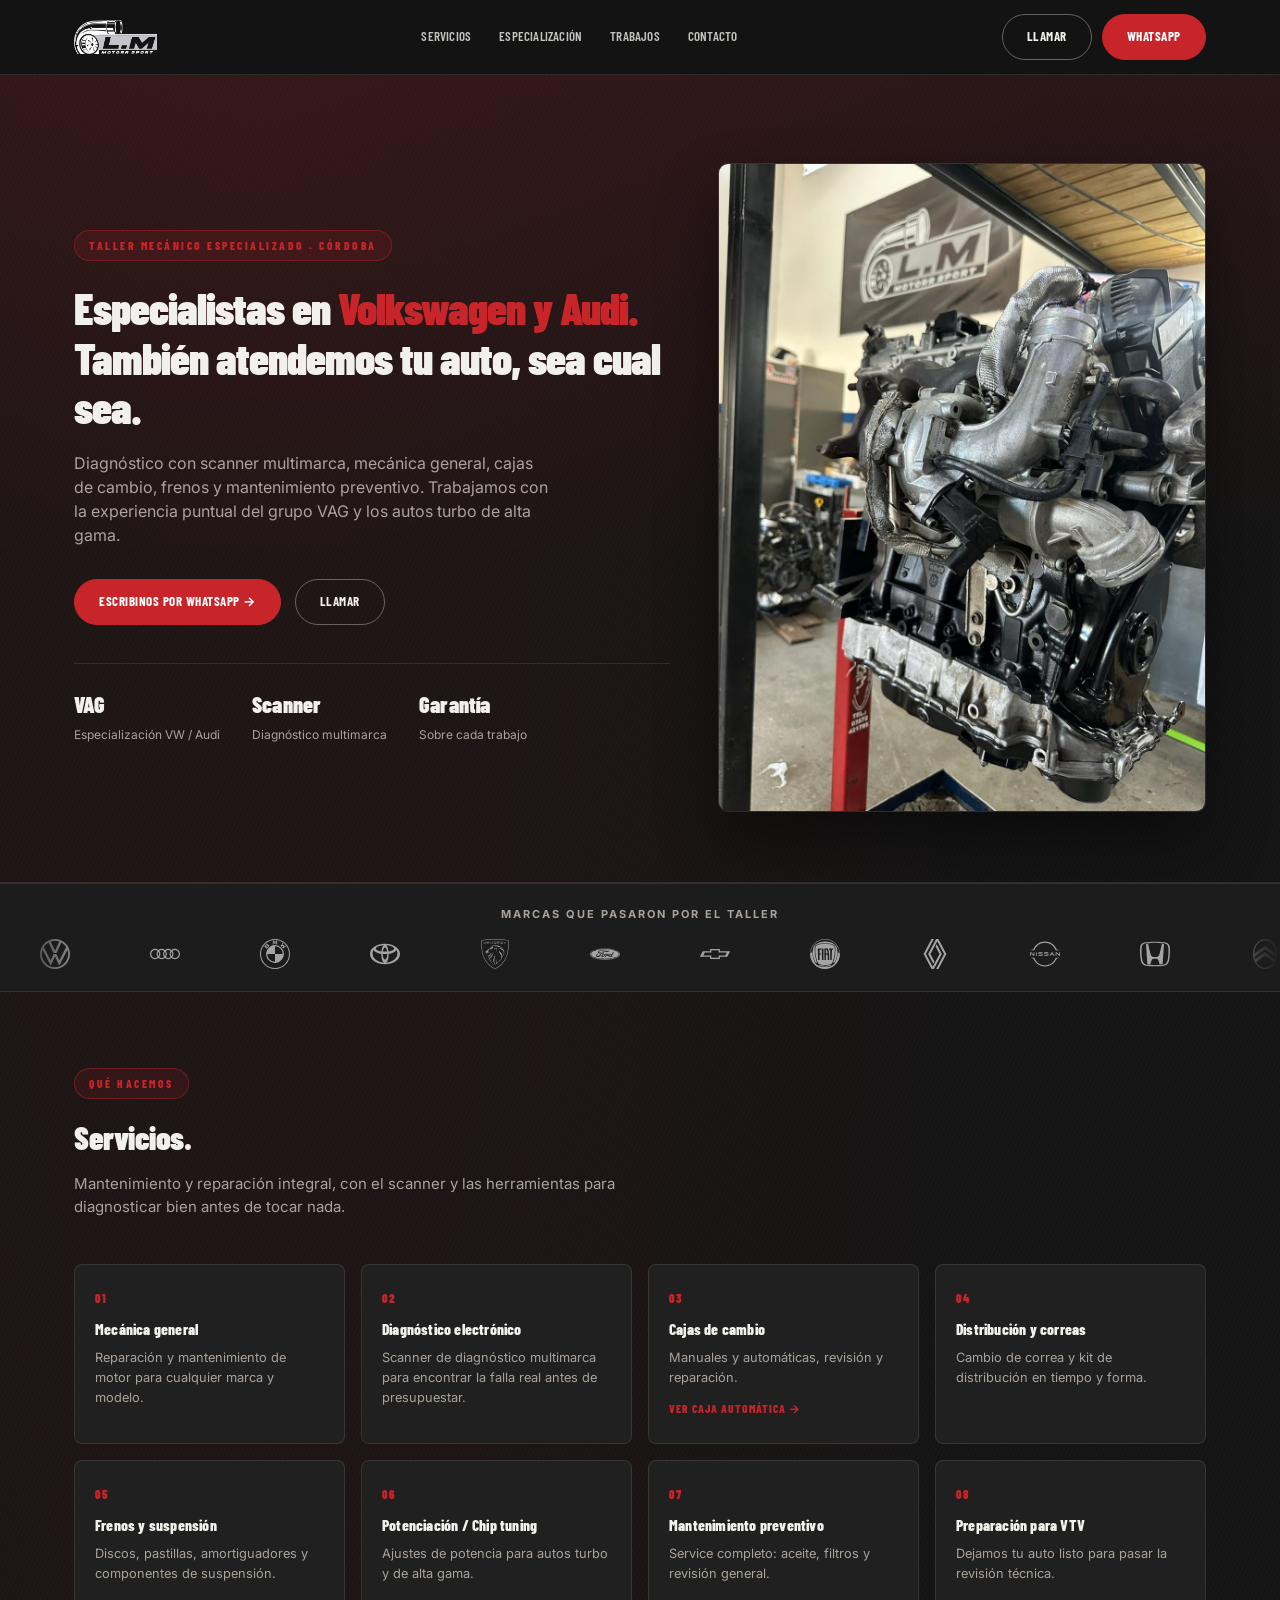
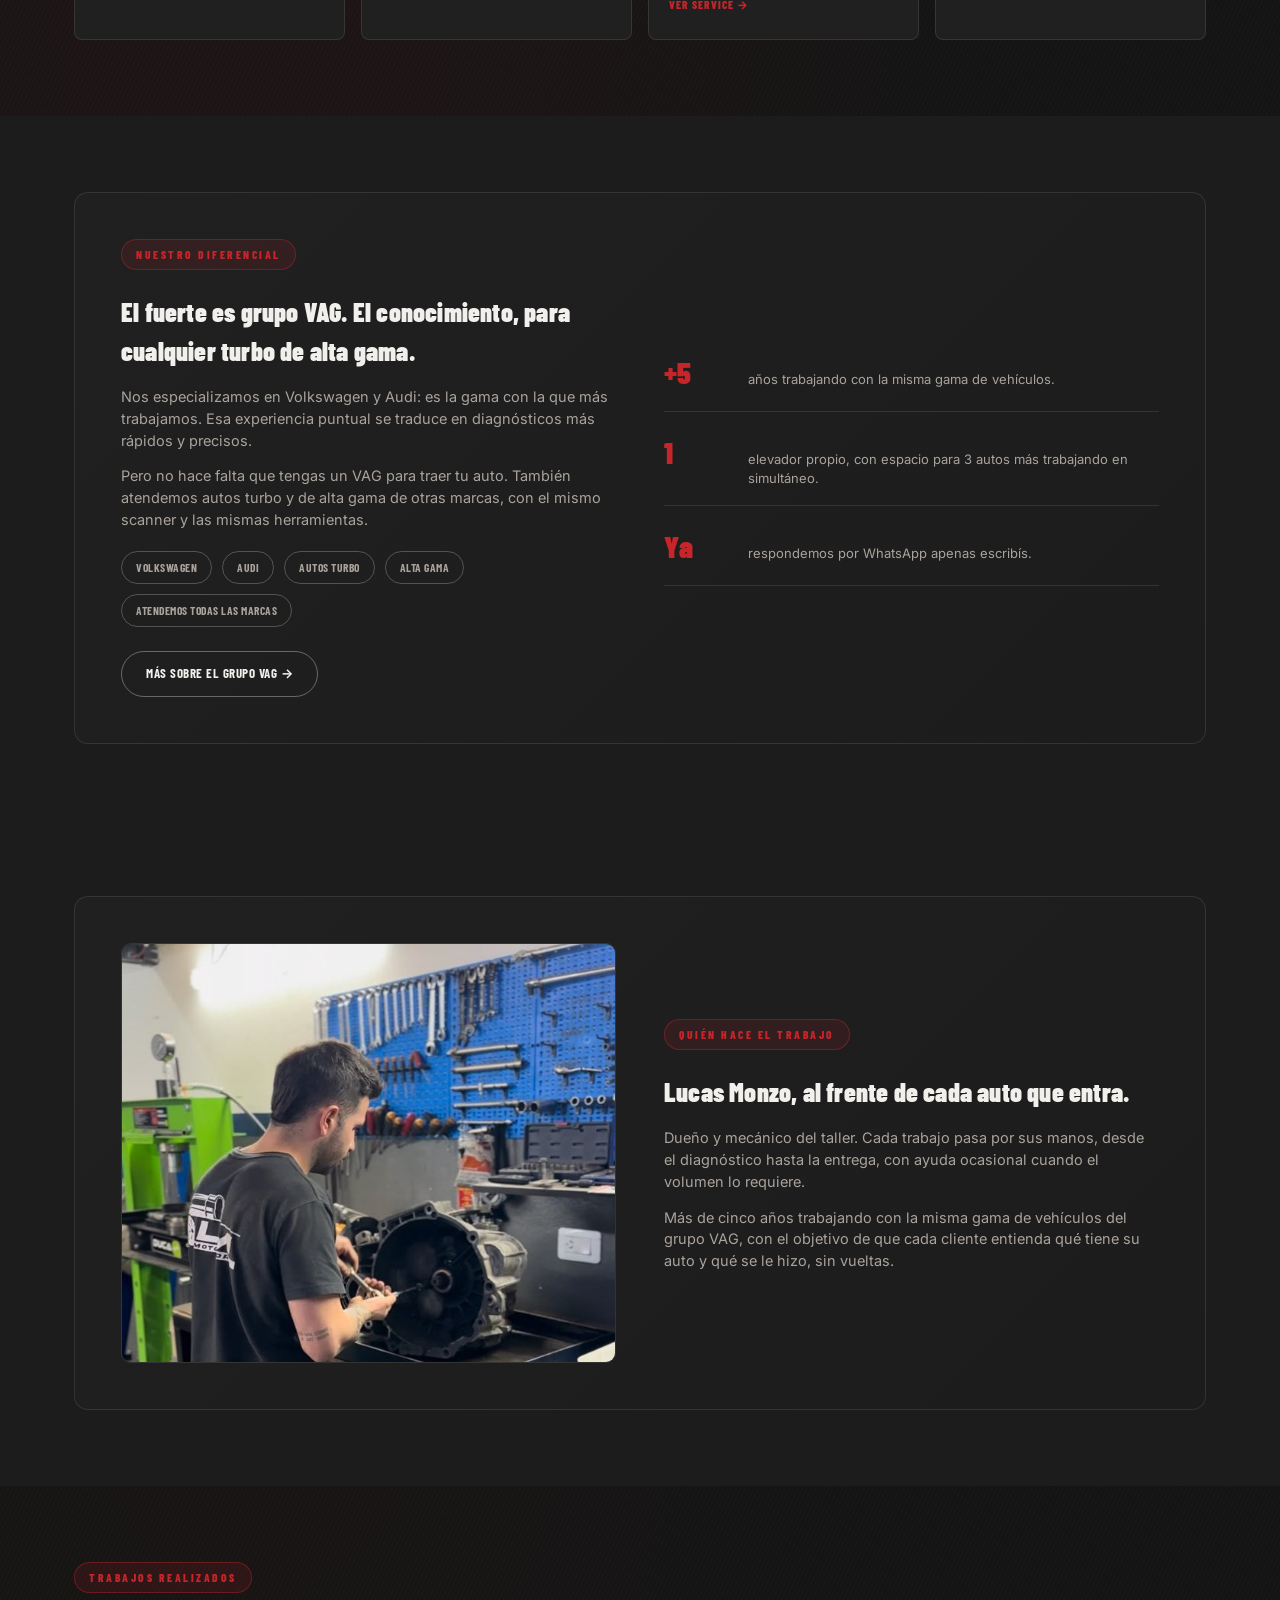
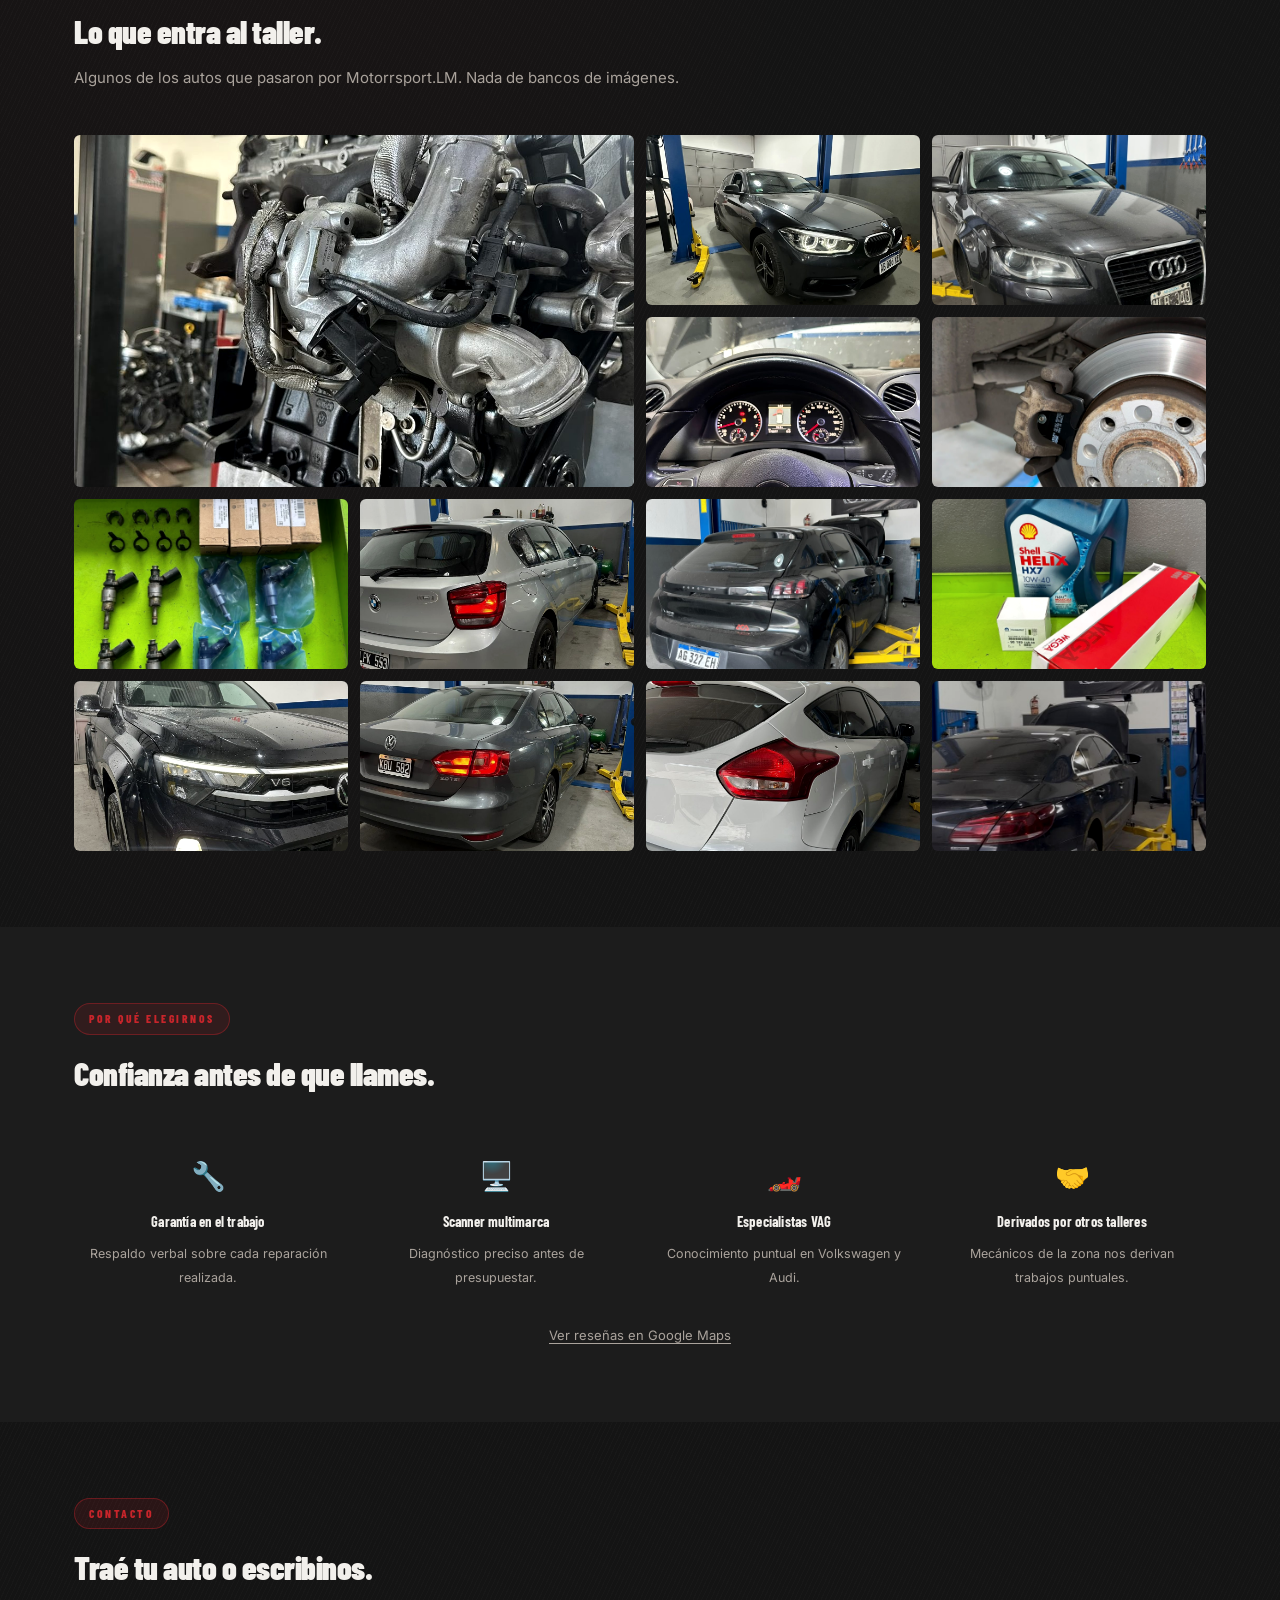
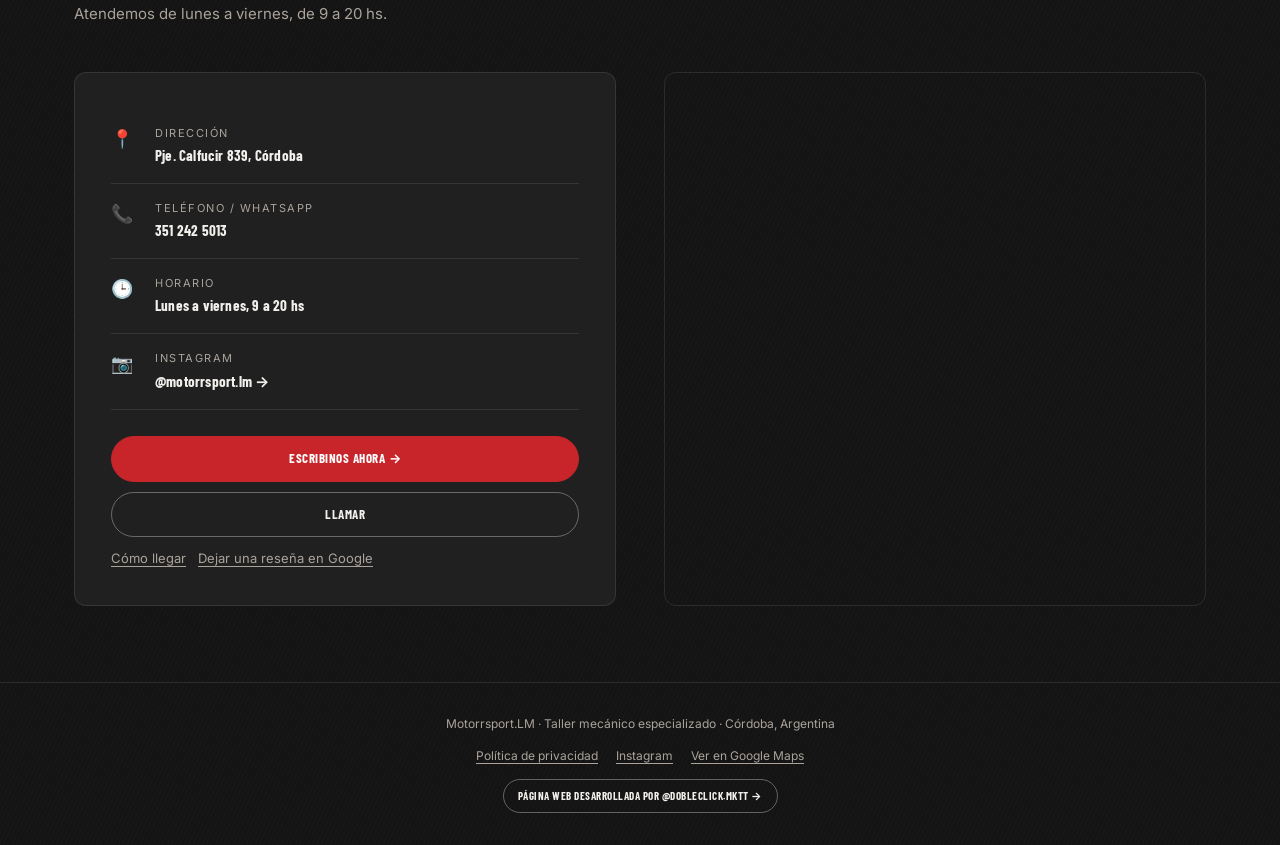
<file: index.html>
<!DOCTYPE html>
<html lang="es">
<head>
<meta charset="UTF-8"/>
<meta name="viewport" content="width=device-width, initial-scale=1.0"/>
<title>Motorrsport.LM | Taller mecánico especializado en VAG — Córdoba</title>
<meta name="description" content="Taller mecánico especializado en Volkswagen y Audi en Córdoba. Diagnóstico con scanner multimarca, mecánica general, cajas de cambio, frenos y más. También atendemos otras marcas."/>
<meta property="og:type" content="website"/>
<meta property="og:locale" content="es_AR"/>
<meta property="og:title" content="Motorrsport.LM | Taller mecánico especializado en VAG — Córdoba"/>
<meta property="og:description" content="Taller mecánico especializado en Volkswagen y Audi en Córdoba. Diagnóstico con scanner multimarca, mecánica general, cajas de cambio, frenos y más. También atendemos otras marcas."/>
<link rel="icon" type="image/png" href="assets/favicon.png"/>
<link rel="apple-touch-icon" href="assets/apple-touch-icon.png"/>
<link rel="preconnect" href="https://fonts.googleapis.com">
<link rel="preconnect" href="https://fonts.gstatic.com" crossorigin>
<link href="https://fonts.googleapis.com/css2?family=Barlow+Condensed:wght@600;700;800;900&family=Inter:wght@400;500;600;700&display=swap" rel="stylesheet">
<link rel="stylesheet" href="assets/style.css"/>
<script type="application/ld+json">{"@context": "https://schema.org", "@type": "AutoRepair", "name": "Motorrsport.LM", "description": "Taller mecánico especializado en Volkswagen y Audi (grupo VAG) en Córdoba.", "url": "https://ivanuja3.github.io/motorrsport-lm/", "image": "https://ivanuja3.github.io/motorrsport-lm/assets/cartel.jpg", "telephone": "+543512425013", "address": {"@type": "PostalAddress", "streetAddress": "Pje. Calfucir 839", "addressLocality": "Córdoba", "addressRegion": "Córdoba", "addressCountry": "AR"}, "geo": {"@type": "GeoCoordinates", "latitude": -31.4111446, "longitude": -64.2608316}, "openingHoursSpecification": [{"@type": "OpeningHoursSpecification", "dayOfWeek": ["Monday", "Tuesday", "Wednesday", "Thursday", "Friday"], "opens": "09:00", "closes": "20:00"}], "sameAs": ["https://instagram.com/motorrsport.lm", "https://www.google.com/maps/place/Motorsport.LM/@-31.4111446,-64.2608316,733m/data=!4m6!3m5!1s0x94329f00482b2531:0xad314363f4a283ab!8m2!3d-31.4111446!4d-64.2608316!16s%2Fg%2F11xvp2z66q"]}</script></head>
<body class="metal-bg">
<header>
  <div class="wrap">
    <nav>
      <a class="logo-nav" href="index.html"><img src="assets/logo-blanco.png" alt="Motorrsport.LM"/></a>
      <div class="nav-links">
        <a href="#servicios">Servicios</a>
        <a href="#especializacion">Especialización</a>
        <a href="#trabajos">Trabajos</a>
        <a href="#contacto">Contacto</a>
      </div>
      <div class="nav-right">
        <a class="btn btn-outline" href="tel:+543512425013" aria-label="Llamar">Llamar</a>
        <a class="btn" href="https://wa.me/5493512425013?text=Hola%21%20Quiero%20consultar%20sobre%20mi%20auto" target="_blank" rel="noopener">WhatsApp</a>
      </div>
    </nav>
  </div>
</header>

<section class="hero">
  <div class="wrap hero-grid">
    <div>
      <div class="eyebrow">Taller mecánico especializado · Córdoba</div>
      <h1>Especialistas en <span>Volkswagen y Audi.</span><br/>También atendemos tu auto, sea cual sea.</h1>
      <p class="hero-desc">Diagnóstico con scanner multimarca, mecánica general, cajas de cambio, frenos y mantenimiento preventivo. Trabajamos con la experiencia puntual del grupo VAG y los autos turbo de alta gama.</p>
      <div class="hero-cta">
        <a class="btn" href="https://wa.me/5493512425013?text=Hola%21%20Quiero%20consultar%20sobre%20mi%20auto" target="_blank" rel="noopener">Escribinos por WhatsApp →</a>
        <a class="btn btn-outline" href="tel:+543512425013">Llamar</a>
      </div>
      <div class="hero-facts">
        <div class="f"><b>VAG</b><span>Especialización VW / Audi</span></div>
        <div class="f"><b>Scanner</b><span>Diagnóstico multimarca</span></div>
        <div class="f"><b>Garantía</b><span>Sobre cada trabajo</span></div>
      </div>
    </div>
    <div class="hero-photo">
      <img src="assets/gallery/motor-vag-reconstruido.jpg" alt="Motor VAG reconstruido en Motorrsport.LM"/>
    </div>
  </div>
</section>

<section class="brands-strip">
  <div class="brands-label">Marcas que pasaron por el taller</div>
  <div class="brands-track" id="brandsTrack"></div>
</section>

<section class="sec" id="servicios">
  <div class="wrap">
    <div class="sec-head">
      <div class="eyebrow">Qué hacemos</div>
      <h2>Servicios.</h2>
      <p>Mantenimiento y reparación integral, con el scanner y las herramientas para diagnosticar bien antes de tocar nada.</p>
    </div>
    <div class="servicios-grid">
      <div class="svc-card"><div class="svc-num">01</div><div class="svc-title">Mecánica general</div><div class="svc-desc">Reparación y mantenimiento de motor para cualquier marca y modelo.</div></div>
      <div class="svc-card"><div class="svc-num">02</div><div class="svc-title">Diagnóstico electrónico</div><div class="svc-desc">Scanner de diagnóstico multimarca para encontrar la falla real antes de presupuestar.</div></div>
      <a class="svc-card" href="caja-automatica.html"><div class="svc-num">03</div><div class="svc-title">Cajas de cambio</div><div class="svc-desc">Manuales y automáticas, revisión y reparación.</div><span class="svc-more">Ver caja automática →</span></a>
      <div class="svc-card"><div class="svc-num">04</div><div class="svc-title">Distribución y correas</div><div class="svc-desc">Cambio de correa y kit de distribución en tiempo y forma.</div></div>
      <div class="svc-card"><div class="svc-num">05</div><div class="svc-title">Frenos y suspensión</div><div class="svc-desc">Discos, pastillas, amortiguadores y componentes de suspensión.</div></div>
      <div class="svc-card"><div class="svc-num">06</div><div class="svc-title">Potenciación / Chip tuning</div><div class="svc-desc">Ajustes de potencia para autos turbo y de alta gama.</div></div>
      <a class="svc-card" href="service-y-mantenimiento.html"><div class="svc-num">07</div><div class="svc-title">Mantenimiento preventivo</div><div class="svc-desc">Service completo: aceite, filtros y revisión general.</div><span class="svc-more">Ver service →</span></a>
      <div class="svc-card"><div class="svc-num">08</div><div class="svc-title">Preparación para VTV</div><div class="svc-desc">Dejamos tu auto listo para pasar la revisión técnica.</div></div>
    </div>
  </div>
</section>

<section class="sec alt" id="especializacion">
  <div class="wrap">
    <div class="vag-box">
      <div>
        <div class="eyebrow">Nuestro diferencial</div>
        <h3>El fuerte es grupo VAG. El conocimiento, para cualquier turbo de alta gama.</h3>
        <p>Nos especializamos en Volkswagen y Audi: es la gama con la que más trabajamos. Esa experiencia puntual se traduce en diagnósticos más rápidos y precisos.</p>
        <p>Pero no hace falta que tengas un VAG para traer tu auto. También atendemos autos turbo y de alta gama de otras marcas, con el mismo scanner y las mismas herramientas.</p>
        <div class="tag-row">
          <span class="tag">Volkswagen</span>
          <span class="tag">Audi</span>
          <span class="tag">Autos turbo</span>
          <span class="tag">Alta gama</span>
          <span class="tag">Atendemos todas las marcas</span>
        </div>
        <div class="hero-cta" style="margin:24px 0 0;"><a class="btn btn-outline" href="especialista-vag.html">Más sobre el grupo VAG →</a></div>
      </div>
      <div class="vag-stats">
        <div class="vag-stat"><b>+5</b><span>años trabajando con la misma gama de vehículos.</span></div>
        <div class="vag-stat"><b>1</b><span>elevador propio, con espacio para 3 autos más trabajando en simultáneo.</span></div>
        <div class="vag-stat"><b>Ya</b><span>respondemos por WhatsApp apenas escribís.</span></div>
      </div>
    </div>
  </div>
</section>

<section class="sec alt">
  <div class="wrap">
    <div class="vag-box">
      <div class="hero-photo" style="box-shadow:none; height:420px;">
        <img src="assets/lucas-trabajando.jpg" alt="Lucas Monzo trabajando en una caja de cambios" style="width:100%; height:100%; object-fit:cover; object-position:50% 25%;"/>
      </div>
      <div>
        <div class="eyebrow">Quién hace el trabajo</div>
        <h3>Lucas Monzo, al frente de cada auto que entra.</h3>
        <p>Dueño y mecánico del taller. Cada trabajo pasa por sus manos, desde el diagnóstico hasta la entrega, con ayuda ocasional cuando el volumen lo requiere.</p>
        <p>Más de cinco años trabajando con la misma gama de vehículos del grupo VAG, con el objetivo de que cada cliente entienda qué tiene su auto y qué se le hizo, sin vueltas.</p>
      </div>
    </div>
  </div>
</section>

<section class="sec" id="trabajos">
  <div class="wrap">
    <div class="sec-head">
      <div class="eyebrow">Trabajos realizados</div>
      <h2>Lo que entra al taller.</h2>
      <p>Algunos de los autos que pasaron por Motorrsport.LM. Nada de bancos de imágenes.</p>
    </div>
    <div class="gallery-grid">
      <img class="big" src="assets/gallery/motor-vag-reconstruido.jpg" alt="Motor VAG reconstruido" loading="lazy"/>
      <img src="assets/gallery/bmw-1-negro.jpg" alt="BMW Serie 1 en el taller" loading="lazy"/>
      <img src="assets/gallery/audi-a3-elevador.jpg" alt="Audi A3 en el elevador" loading="lazy"/>
      <img src="assets/gallery/interior-gti.jpg" alt="Interior de un GTI" loading="lazy"/>
      <img src="assets/gallery/audi-a3-freno-detalle.jpg" alt="Detalle de freno Audi A3" loading="lazy"/>
      <img src="assets/gallery/vento-inyectores.jpg" alt="Inyectores de un Vento" loading="lazy"/>
      <img src="assets/gallery/bmw-1-plata.jpg" alt="BMW Serie 1 plateado" loading="lazy"/>
      <img src="assets/gallery/peugeot-208-elevador.jpg" alt="Peugeot 208 en el elevador" loading="lazy"/>
      <img src="assets/gallery/peugeot-208-aceite.jpg" alt="Service de aceite Peugeot 208" loading="lazy"/>
      <img src="assets/gallery/suv-comun.jpg" alt="SUV en el taller" loading="lazy"/>
      <img src="assets/gallery/sedan-vag-elevador.jpg" alt="Sedán VAG en el elevador" loading="lazy"/>
      <img src="assets/gallery/focus-comun.jpg" alt="Ford Focus en el taller" loading="lazy"/>
      <img src="assets/gallery/vw-cc-elevador.jpg" alt="Volkswagen CC en el elevador" loading="lazy"/>
    </div>
  </div>
</section>

<section class="sec alt">
  <div class="wrap">
    <div class="sec-head">
      <div class="eyebrow">Por qué elegirnos</div>
      <h2>Confianza antes de que llames.</h2>
    </div>
    <div class="trust-grid">
      <div class="trust-card"><div class="trust-ico">🔧</div><b>Garantía en el trabajo</b><span>Respaldo verbal sobre cada reparación realizada.</span></div>
      <div class="trust-card"><div class="trust-ico">🖥️</div><b>Scanner multimarca</b><span>Diagnóstico preciso antes de presupuestar.</span></div>
      <div class="trust-card"><div class="trust-ico">🏎️</div><b>Especialistas VAG</b><span>Conocimiento puntual en Volkswagen y Audi.</span></div>
      <div class="trust-card"><div class="trust-ico">🤝</div><b>Derivados por otros talleres</b><span>Mecánicos de la zona nos derivan trabajos puntuales.</span></div>
    </div>
    <div class="link-row" style="justify-content:center;margin-top:26px;"><a href="https://www.google.com/maps/place/Motorsport.LM/@-31.4111446,-64.2608316,733m/data=!4m6!3m5!1s0x94329f00482b2531:0xad314363f4a283ab!8m2!3d-31.4111446!4d-64.2608316!16s%2Fg%2F11xvp2z66q" target="_blank" rel="noopener">Ver reseñas en Google Maps</a></div>
  </div>
</section>

<section class="sec" id="contacto">
  <div class="wrap">
    <div class="sec-head">
      <div class="eyebrow">Contacto</div>
      <h2>Traé tu auto o escribinos.</h2>
      <p>Atendemos de lunes a viernes, de 9 a 20 hs.</p>
    </div>
    <div class="contact-grid">
      <div class="contact-card">
        <div class="c-row"><div class="c-ico">📍</div><div><div class="c-t">Dirección</div><div class="c-v"><a href="https://www.google.com/maps/place/Motorsport.LM/@-31.4111446,-64.2608316,733m/data=!4m6!3m5!1s0x94329f00482b2531:0xad314363f4a283ab!8m2!3d-31.4111446!4d-64.2608316!16s%2Fg%2F11xvp2z66q" target="_blank" rel="noopener">Pje. Calfucir 839, Córdoba</a></div></div></div>
        <div class="c-row"><div class="c-ico">📞</div><div><div class="c-t">Teléfono / WhatsApp</div><div class="c-v"><a href="tel:+543512425013">351 242 5013</a></div></div></div>
        <div class="c-row"><div class="c-ico">🕒</div><div><div class="c-t">Horario</div><div class="c-v">Lunes a viernes, 9 a 20 hs</div></div></div>
        <div class="c-row"><div class="c-ico">📷</div><div><div class="c-t">Instagram</div><a class="c-v" href="https://instagram.com/motorrsport.lm" target="_blank" rel="noopener" style="text-decoration:none;">@motorrsport.lm →</a></div></div>
        <div style="margin-top:26px;display:grid;gap:10px;">
          <a class="btn" style="width:100%;justify-content:center;" href="https://wa.me/5493512425013?text=Hola%21%20Quiero%20consultar%20sobre%20mi%20auto" target="_blank" rel="noopener">Escribinos ahora →</a>
          <a class="btn btn-outline" style="width:100%;justify-content:center;" href="tel:+543512425013">Llamar</a>
        </div>
        <div class="link-row"><a href="https://www.google.com/maps/place/Motorsport.LM/@-31.4111446,-64.2608316,733m/data=!4m6!3m5!1s0x94329f00482b2531:0xad314363f4a283ab!8m2!3d-31.4111446!4d-64.2608316!16s%2Fg%2F11xvp2z66q" target="_blank" rel="noopener">Cómo llegar</a><a href="https://www.google.com/maps/place/Motorsport.LM/@-31.4111446,-64.2608316,733m/data=!4m6!3m5!1s0x94329f00482b2531:0xad314363f4a283ab!8m2!3d-31.4111446!4d-64.2608316!16s%2Fg%2F11xvp2z66q" target="_blank" rel="noopener">Dejar una reseña en Google</a></div>
      </div>
      <div class="map-frame">
        <iframe title="Mapa de Motorrsport.LM" src="https://www.google.com/maps?q=Pasaje+Calfucir+839,+Cordoba,+Argentina&output=embed" loading="lazy" referrerpolicy="no-referrer-when-downgrade"></iframe>
      </div>
    </div>
  </div>
</section>

<footer>
  <div class="wrap">
    Motorrsport.LM · Taller mecánico especializado · Córdoba, Argentina
    <div class="f-links">
      <a href="privacidad.html">Política de privacidad</a>
      <a href="https://instagram.com/motorrsport.lm" target="_blank" rel="noopener">Instagram</a>
      <a href="https://www.google.com/maps/place/Motorsport.LM/@-31.4111446,-64.2608316,733m/data=!4m6!3m5!1s0x94329f00482b2531:0xad314363f4a283ab!8m2!3d-31.4111446!4d-64.2608316!16s%2Fg%2F11xvp2z66q" target="_blank" rel="noopener">Ver en Google Maps</a>
    </div>
    <div style="margin-top:14px;">
      <a class="btn btn-outline" style="font-size:11px;padding:8px 14px;" href="https://instagram.com/dobleclick.mktt" target="_blank" rel="noopener">Página web desarrollada por @dobleclick.mktt →</a>
    </div>
  </div>
</footer>
<div class="mbar">
  <a class="btn btn-ghost" href="tel:+543512425013">Llamar</a>
  <a class="btn" href="https://wa.me/5493512425013?text=Hola%21%20Quiero%20consultar%20sobre%20mi%20auto" target="_blank" rel="noopener">WhatsApp</a>
</div>
<script src="assets/site.js"></script>
</body>
</html>
</file>
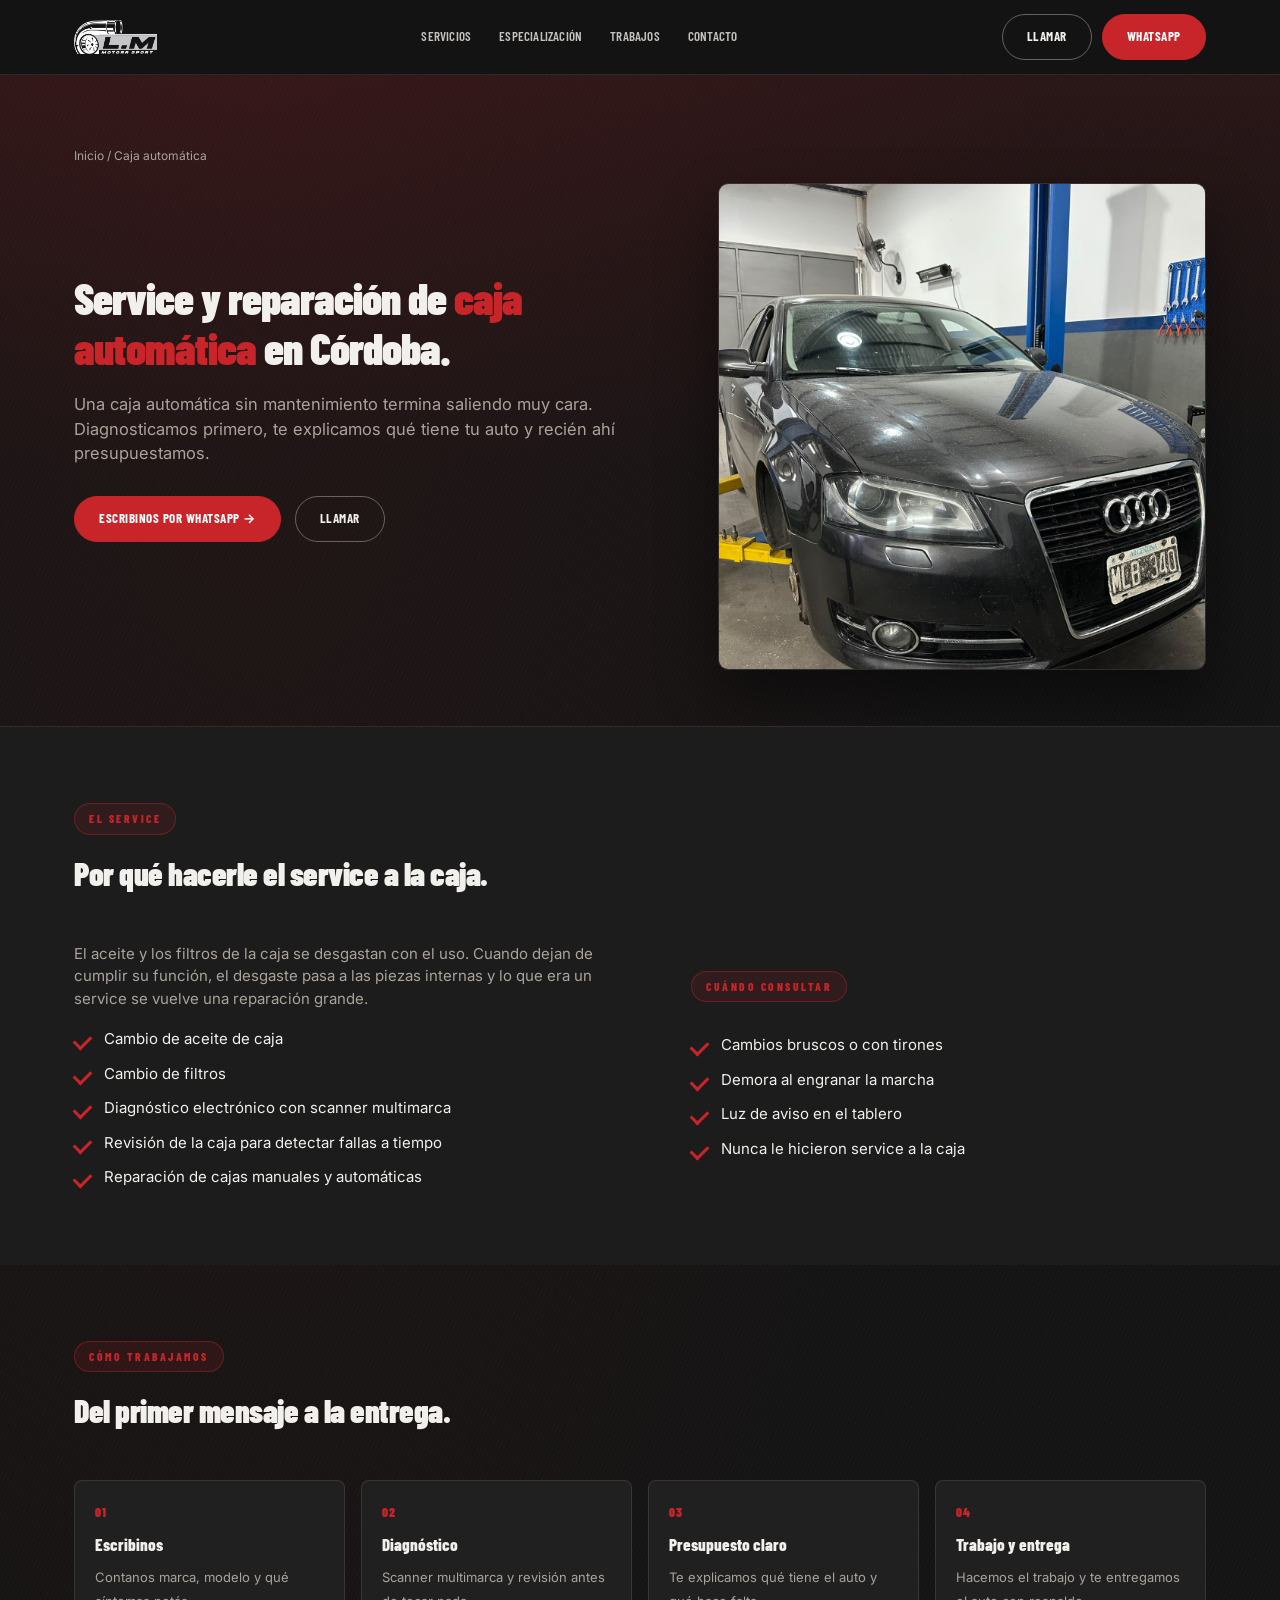
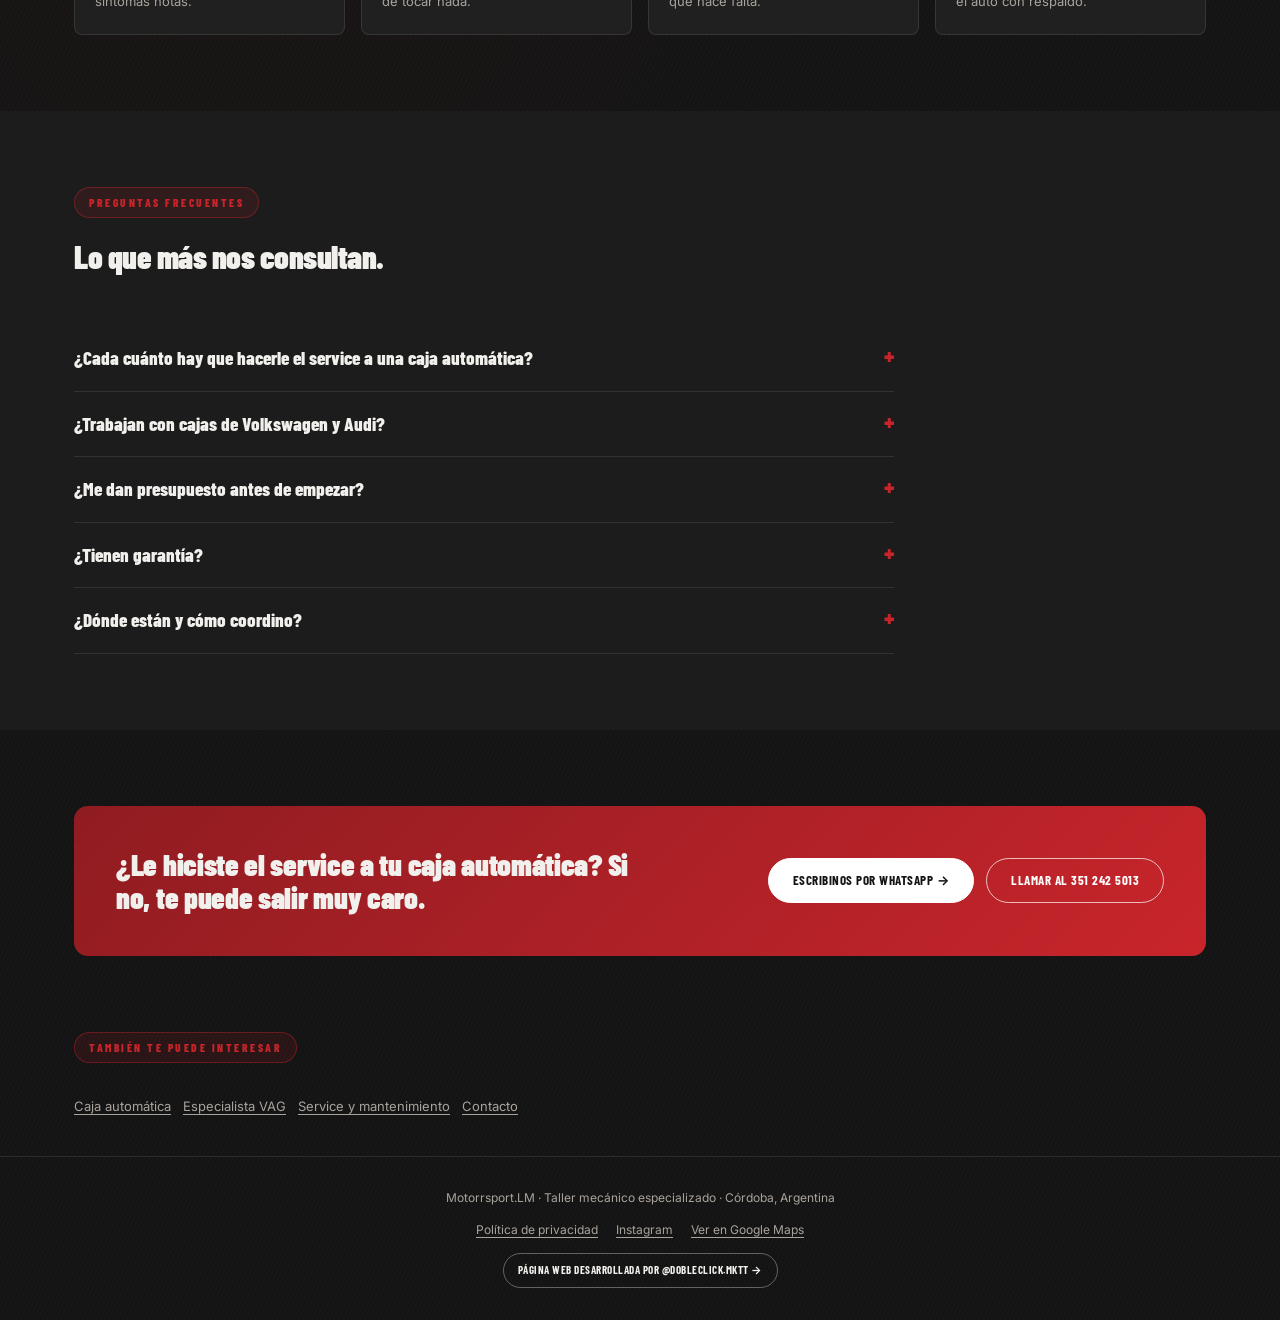
<file: caja-automatica.html>
<!DOCTYPE html>
<html lang="es">
<head>
<meta charset="UTF-8"/>
<meta name="viewport" content="width=device-width, initial-scale=1.0"/>
<title>Service y reparación de caja automática en Córdoba | Motorrsport.LM</title>
<meta name="description" content="Service y reparación de cajas automáticas en Córdoba. Diagnóstico con scanner antes de presupuestar. Especialistas en Volkswagen y Audi, también otras marcas. Consultá por WhatsApp."/>
<meta property="og:type" content="website"/>
<meta property="og:locale" content="es_AR"/>
<meta property="og:title" content="Service y reparación de caja automática en Córdoba | Motorrsport.LM"/>
<meta property="og:description" content="Service y reparación de cajas automáticas en Córdoba. Diagnóstico con scanner antes de presupuestar. Especialistas en Volkswagen y Audi, también otras marcas. Consultá por WhatsApp."/>
<link rel="icon" type="image/png" href="assets/favicon.png"/>
<link rel="apple-touch-icon" href="assets/apple-touch-icon.png"/>
<link rel="preconnect" href="https://fonts.googleapis.com">
<link rel="preconnect" href="https://fonts.gstatic.com" crossorigin>
<link href="https://fonts.googleapis.com/css2?family=Barlow+Condensed:wght@600;700;800;900&family=Inter:wght@400;500;600;700&display=swap" rel="stylesheet">
<link rel="stylesheet" href="assets/style.css"/>
</head>
<body class="metal-bg">
<header>
  <div class="wrap">
    <nav>
      <a class="logo-nav" href="index.html"><img src="assets/logo-blanco.png" alt="Motorrsport.LM"/></a>
      <div class="nav-links">
        <a href="index.html#servicios">Servicios</a>
        <a href="index.html#especializacion">Especialización</a>
        <a href="index.html#trabajos">Trabajos</a>
        <a href="index.html#contacto">Contacto</a>
      </div>
      <div class="nav-right">
        <a class="btn btn-outline" href="tel:+543512425013" aria-label="Llamar">Llamar</a>
        <a class="btn" href="https://wa.me/5493512425013?text=Hola%21%20Quiero%20consultar%20sobre%20mi%20auto" target="_blank" rel="noopener">WhatsApp</a>
      </div>
    </nav>
  </div>
</header>
<section class="lp-hero"><div class="wrap">
<div class="crumbs"><a href="index.html">Inicio</a> / Caja automática</div>
<div class="hero-grid">
  <div>
    <h1>Service y reparación de <span>caja automática</span> en Córdoba.</h1>
    <p class="lp-lead">Una caja automática sin mantenimiento termina saliendo muy cara. Diagnosticamos primero, te explicamos qué tiene tu auto y recién ahí presupuestamos.</p>
    <div class="hero-cta"><a class="btn" href="https://wa.me/5493512425013?text=Hola%21%20Quiero%20consultar%20por%20el%20service%20de%20la%20caja%20autom%C3%A1tica%20de%20mi%20auto" target="_blank" rel="noopener">Escribinos por WhatsApp →</a><a class="btn btn-outline" href="tel:+543512425013">Llamar</a></div>
  </div>
  <div class="hero-photo"><img src="assets/gallery/audi-a3-elevador.jpg" alt="Audi en el elevador de Motorrsport.LM"/></div>
</div></div></section>
<section class="sec alt"><div class="wrap"><div class="sec-head"><div class="eyebrow">El service</div><h2>Por qué hacerle el service a la caja.</h2></div><div class="two-col"><div><p style="color:var(--muted);font-size:15px;margin-bottom:18px;">El aceite y los filtros de la caja se desgastan con el uso. Cuando dejan de cumplir su función, el desgaste pasa a las piezas internas y lo que era un service se vuelve una reparación grande.</p><ul class="check-list"><li>Cambio de aceite de caja</li><li>Cambio de filtros</li><li>Diagnóstico electrónico con scanner multimarca</li><li>Revisión de la caja para detectar fallas a tiempo</li><li>Reparación de cajas manuales y automáticas</li></ul></div><div><div class="eyebrow">Cuándo consultar</div><ul class="check-list" style="margin-top:10px;"><li>Cambios bruscos o con tirones</li><li>Demora al engranar la marcha</li><li>Luz de aviso en el tablero</li><li>Nunca le hicieron service a la caja</li></ul></div></div></div></section>
<section class="sec"><div class="wrap"><div class="sec-head"><div class="eyebrow">Cómo trabajamos</div><h2>Del primer mensaje a la entrega.</h2></div><div class="steps"><div class="step"><b>Escribinos</b><span>Contanos marca, modelo y qué síntomas notás.</span></div><div class="step"><b>Diagnóstico</b><span>Scanner multimarca y revisión antes de tocar nada.</span></div><div class="step"><b>Presupuesto claro</b><span>Te explicamos qué tiene el auto y qué hace falta.</span></div><div class="step"><b>Trabajo y entrega</b><span>Hacemos el trabajo y te entregamos el auto con respaldo.</span></div></div></div></section>
<section class="sec alt"><div class="wrap"><div class="sec-head"><div class="eyebrow">Preguntas frecuentes</div><h2>Lo que más nos consultan.</h2></div><div class="faq"><details><summary>¿Cada cuánto hay que hacerle el service a una caja automática?</summary><p>Depende del fabricante, del tipo de caja y del uso del auto. Escribinos con marca, modelo y kilometraje y te decimos qué corresponde.</p></details><details><summary>¿Trabajan con cajas de Volkswagen y Audi?</summary><p>Sí, es nuestra especialidad (grupo VAG). También atendemos otras marcas.</p></details><details><summary>¿Me dan presupuesto antes de empezar?</summary><p>Primero diagnosticamos con scanner y revisión del auto. Con eso te explicamos qué tiene y presupuestamos antes de hacer el trabajo.</p></details><details><summary>¿Tienen garantía?</summary><p>Sí, damos respaldo sobre cada trabajo realizado.</p></details><details><summary>¿Dónde están y cómo coordino?</summary><p>En Pje. Calfucir 839, Córdoba. Atendemos de lunes a viernes, de 9 a 20 hs. Coordinamos por WhatsApp o llamando al 351 242 5013.</p></details></div></div></section>
<section class="sec"><div class="wrap"><div class="cta-band"><h2>¿Le hiciste el service a tu caja automática? Si no, te puede salir muy caro.</h2><div class="cta-btns"><a class="btn" href="https://wa.me/5493512425013?text=Hola%21%20Quiero%20consultar%20por%20el%20service%20de%20la%20caja%20autom%C3%A1tica%20de%20mi%20auto" target="_blank" rel="noopener">Escribinos por WhatsApp →</a><a class="btn btn-ghost" href="tel:+543512425013">Llamar al 351 242 5013</a></div></div></div></section>
<div class="wrap" style="padding-bottom:40px;"><div class="eyebrow">También te puede interesar</div><div class="link-row"><a href="caja-automatica.html">Caja automática</a><a href="especialista-vag.html">Especialista VAG</a><a href="service-y-mantenimiento.html">Service y mantenimiento</a><a href="index.html#contacto">Contacto</a></div></div>
<footer>
  <div class="wrap">
    Motorrsport.LM · Taller mecánico especializado · Córdoba, Argentina
    <div class="f-links">
      <a href="privacidad.html">Política de privacidad</a>
      <a href="https://instagram.com/motorrsport.lm" target="_blank" rel="noopener">Instagram</a>
      <a href="https://www.google.com/maps/place/Motorsport.LM/@-31.4111446,-64.2608316,733m/data=!4m6!3m5!1s0x94329f00482b2531:0xad314363f4a283ab!8m2!3d-31.4111446!4d-64.2608316!16s%2Fg%2F11xvp2z66q" target="_blank" rel="noopener">Ver en Google Maps</a>
    </div>
    <div style="margin-top:14px;">
      <a class="btn btn-outline" style="font-size:11px;padding:8px 14px;" href="https://instagram.com/dobleclick.mktt" target="_blank" rel="noopener">Página web desarrollada por @dobleclick.mktt →</a>
    </div>
  </div>
</footer>
<div class="mbar">
  <a class="btn btn-ghost" href="tel:+543512425013">Llamar</a>
  <a class="btn" href="https://wa.me/5493512425013?text=Hola%21%20Quiero%20consultar%20por%20el%20service%20de%20la%20caja%20autom%C3%A1tica%20de%20mi%20auto" target="_blank" rel="noopener">WhatsApp</a>
</div>
<script src="assets/site.js"></script>
</body>
</html>
</file>
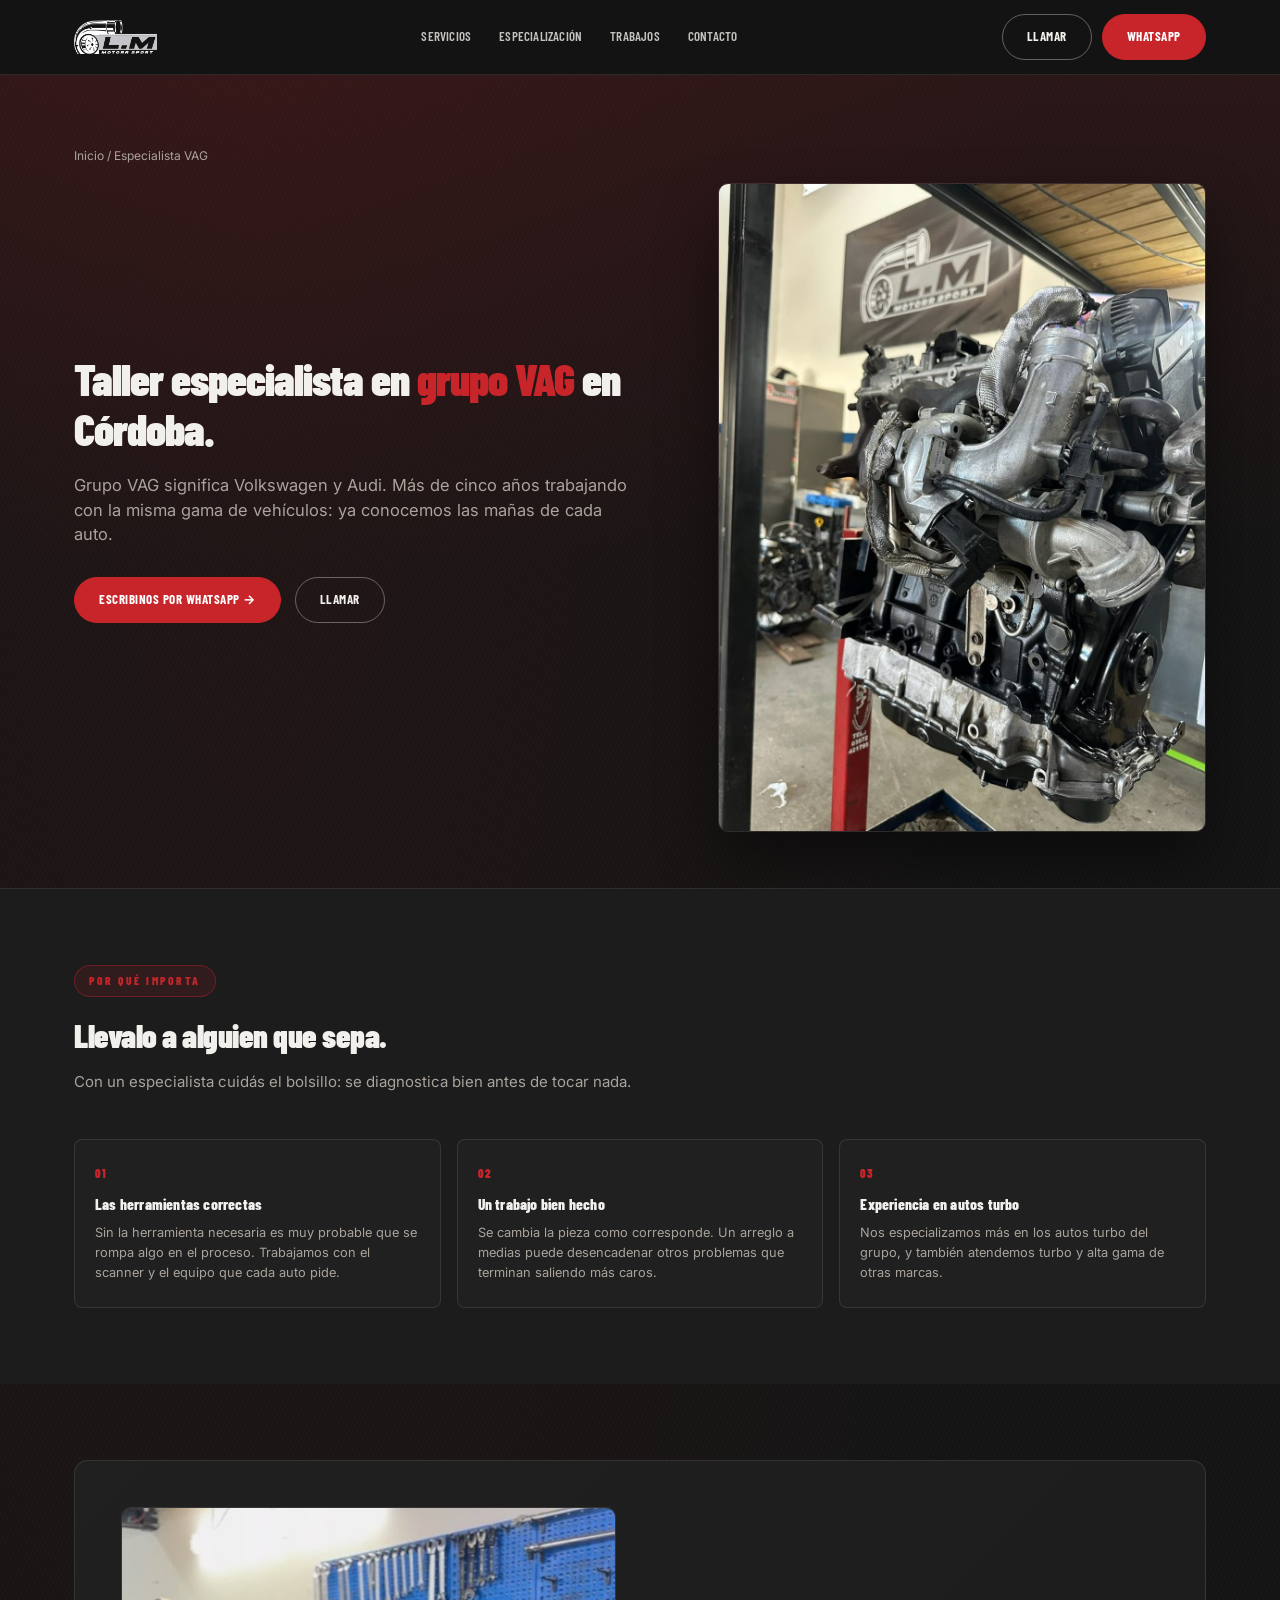
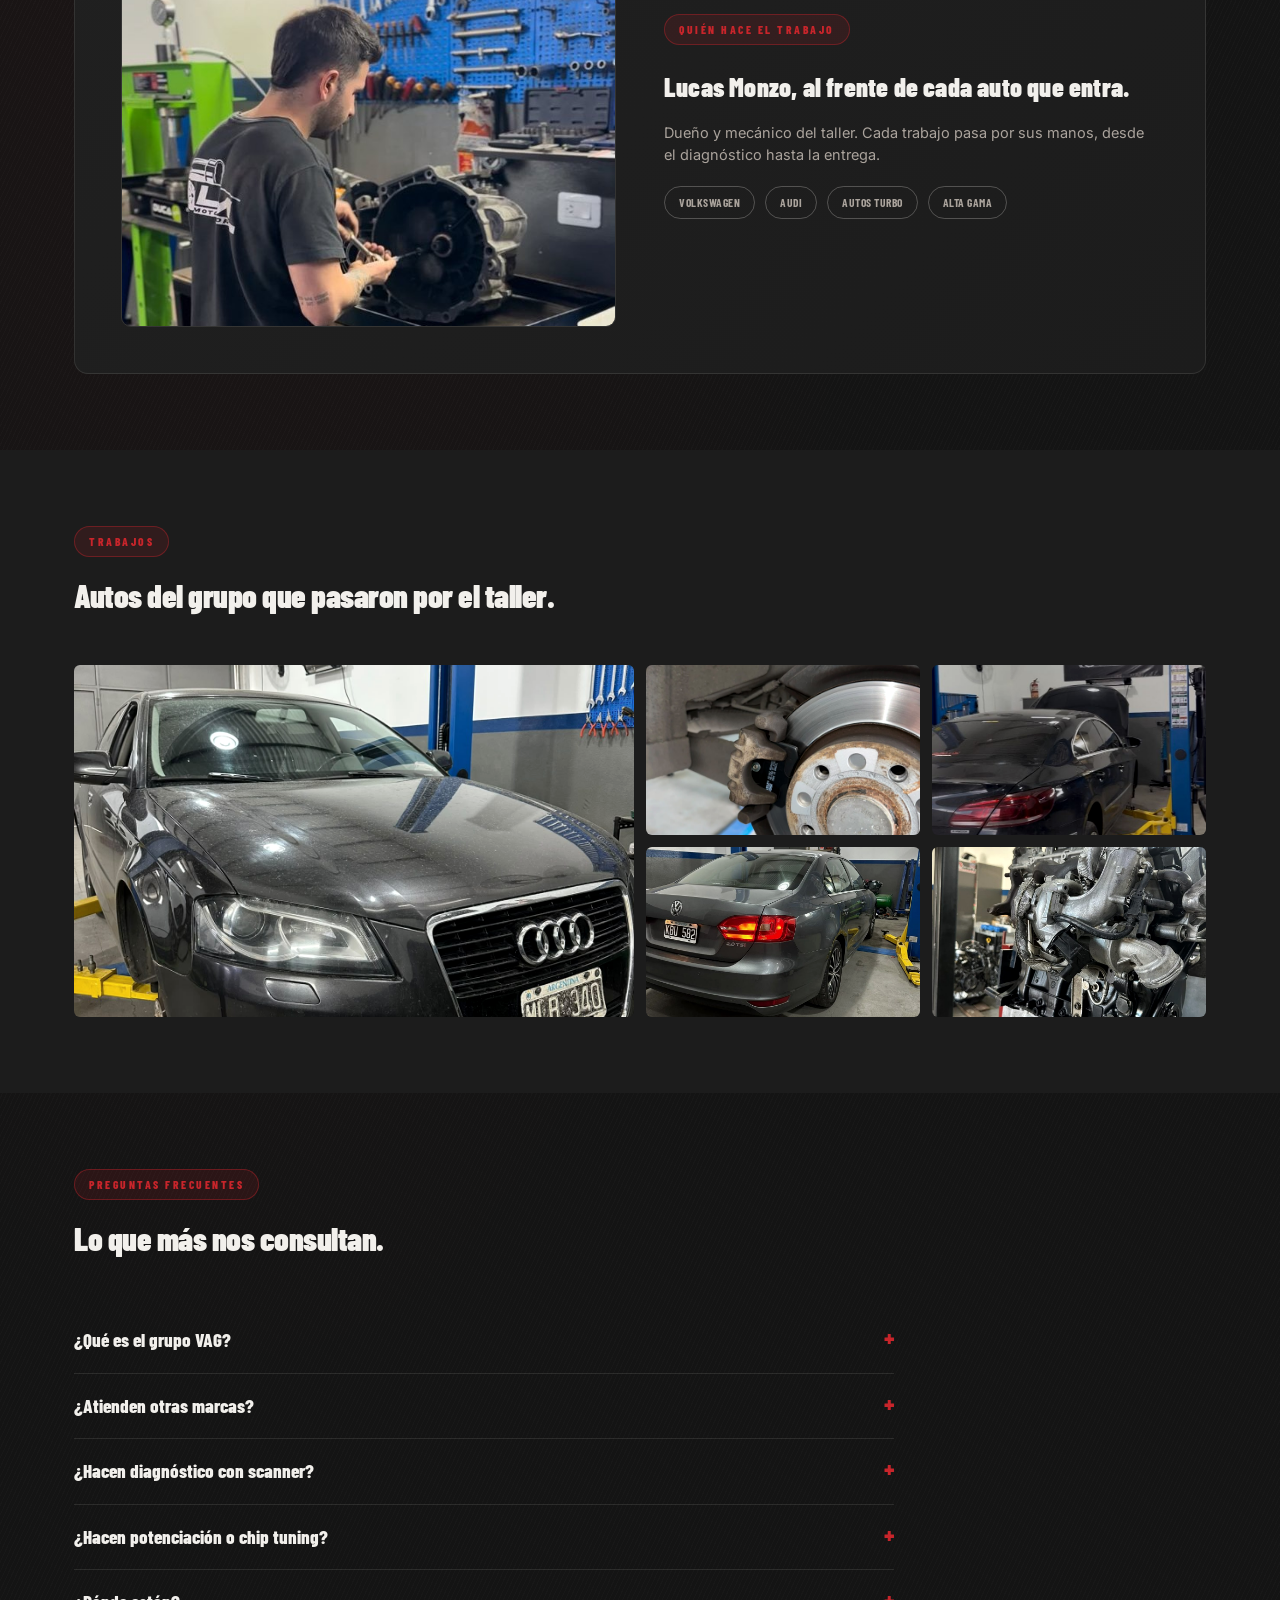
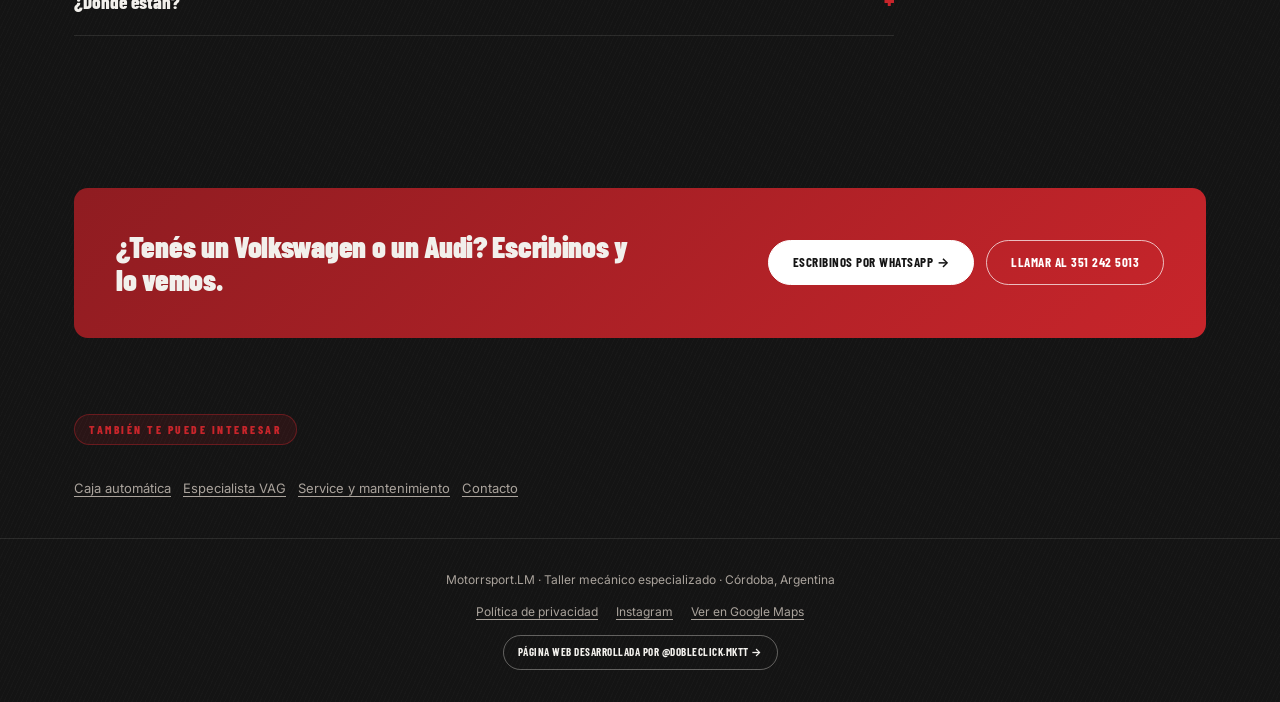
<file: especialista-vag.html>
<!DOCTYPE html>
<html lang="es">
<head>
<meta charset="UTF-8"/>
<meta name="viewport" content="width=device-width, initial-scale=1.0"/>
<title>Taller especialista en Volkswagen y Audi (grupo VAG) en Córdoba | Motorrsport.LM</title>
<meta name="description" content="Mecánico especialista en grupo VAG en Córdoba: Volkswagen y Audi, autos turbo y de alta gama. Diagnóstico con scanner y las herramientas correctas."/>
<meta property="og:type" content="website"/>
<meta property="og:locale" content="es_AR"/>
<meta property="og:title" content="Taller especialista en Volkswagen y Audi (grupo VAG) en Córdoba | Motorrsport.LM"/>
<meta property="og:description" content="Mecánico especialista en grupo VAG en Córdoba: Volkswagen y Audi, autos turbo y de alta gama. Diagnóstico con scanner y las herramientas correctas."/>
<link rel="icon" type="image/png" href="assets/favicon.png"/>
<link rel="apple-touch-icon" href="assets/apple-touch-icon.png"/>
<link rel="preconnect" href="https://fonts.googleapis.com">
<link rel="preconnect" href="https://fonts.gstatic.com" crossorigin>
<link href="https://fonts.googleapis.com/css2?family=Barlow+Condensed:wght@600;700;800;900&family=Inter:wght@400;500;600;700&display=swap" rel="stylesheet">
<link rel="stylesheet" href="assets/style.css"/>
</head>
<body class="metal-bg">
<header>
  <div class="wrap">
    <nav>
      <a class="logo-nav" href="index.html"><img src="assets/logo-blanco.png" alt="Motorrsport.LM"/></a>
      <div class="nav-links">
        <a href="index.html#servicios">Servicios</a>
        <a href="index.html#especializacion">Especialización</a>
        <a href="index.html#trabajos">Trabajos</a>
        <a href="index.html#contacto">Contacto</a>
      </div>
      <div class="nav-right">
        <a class="btn btn-outline" href="tel:+543512425013" aria-label="Llamar">Llamar</a>
        <a class="btn" href="https://wa.me/5493512425013?text=Hola%21%20Quiero%20consultar%20sobre%20mi%20auto" target="_blank" rel="noopener">WhatsApp</a>
      </div>
    </nav>
  </div>
</header>
<section class="lp-hero"><div class="wrap">
<div class="crumbs"><a href="index.html">Inicio</a> / Especialista VAG</div>
<div class="hero-grid">
  <div>
    <h1>Taller especialista en <span>grupo VAG</span> en Córdoba.</h1>
    <p class="lp-lead">Grupo VAG significa Volkswagen y Audi. Más de cinco años trabajando con la misma gama de vehículos: ya conocemos las mañas de cada auto.</p>
    <div class="hero-cta"><a class="btn" href="https://wa.me/5493512425013?text=Hola%21%20Tengo%20un%20auto%20del%20grupo%20VAG%20y%20quiero%20consultar" target="_blank" rel="noopener">Escribinos por WhatsApp →</a><a class="btn btn-outline" href="tel:+543512425013">Llamar</a></div>
  </div>
  <div class="hero-photo"><img src="assets/gallery/motor-vag-reconstruido.jpg" alt="Motor VAG reconstruido en Motorrsport.LM"/></div>
</div></div></section>
<section class="sec alt"><div class="wrap"><div class="sec-head"><div class="eyebrow">Por qué importa</div><h2>Llevalo a alguien que sepa.</h2><p>Con un especialista cuidás el bolsillo: se diagnostica bien antes de tocar nada.</p></div><div class="servicios-grid" style="grid-template-columns:repeat(3,1fr);"><div class="svc-card"><div class="svc-num">01</div><div class="svc-title">Las herramientas correctas</div><div class="svc-desc">Sin la herramienta necesaria es muy probable que se rompa algo en el proceso. Trabajamos con el scanner y el equipo que cada auto pide.</div></div><div class="svc-card"><div class="svc-num">02</div><div class="svc-title">Un trabajo bien hecho</div><div class="svc-desc">Se cambia la pieza como corresponde. Un arreglo a medias puede desencadenar otros problemas que terminan saliendo más caros.</div></div><div class="svc-card"><div class="svc-num">03</div><div class="svc-title">Experiencia en autos turbo</div><div class="svc-desc">Nos especializamos más en los autos turbo del grupo, y también atendemos turbo y alta gama de otras marcas.</div></div></div><style>@media (max-width:900px){.servicios-grid[style]{grid-template-columns:1fr!important;}}</style></div></section>
<section class="sec"><div class="wrap"><div class="vag-box"><div class="hero-photo" style="box-shadow:none; height:420px;"><img src="assets/lucas-trabajando.jpg" alt="Lucas Monzo trabajando en una caja de cambios" style="width:100%; height:100%; object-fit:cover; object-position:50% 25%;" loading="lazy"/></div><div><div class="eyebrow">Quién hace el trabajo</div><h3>Lucas Monzo, al frente de cada auto que entra.</h3><p>Dueño y mecánico del taller. Cada trabajo pasa por sus manos, desde el diagnóstico hasta la entrega.</p><div class="tag-row"><span class="tag">Volkswagen</span><span class="tag">Audi</span><span class="tag">Autos turbo</span><span class="tag">Alta gama</span></div></div></div></div></section>
<section class="sec alt"><div class="wrap"><div class="sec-head"><div class="eyebrow">Trabajos</div><h2>Autos del grupo que pasaron por el taller.</h2></div><div class="gallery-grid"><img class="big" src="assets/gallery/audi-a3-elevador.jpg" alt="Audi A3 en el elevador" loading="lazy"/><img src="assets/gallery/audi-a3-freno-detalle.jpg" alt="Detalle de freno Audi A3" loading="lazy"/><img src="assets/gallery/vw-cc-elevador.jpg" alt="Volkswagen CC en el elevador" loading="lazy"/><img src="assets/gallery/sedan-vag-elevador.jpg" alt="Sedán VAG en el elevador" loading="lazy"/><img src="assets/gallery/motor-vag-reconstruido.jpg" alt="Motor VAG reconstruido" loading="lazy"/></div></div></section>
<section class="sec"><div class="wrap"><div class="sec-head"><div class="eyebrow">Preguntas frecuentes</div><h2>Lo que más nos consultan.</h2></div><div class="faq"><details><summary>¿Qué es el grupo VAG?</summary><p>Es el grupo de marcas de Volkswagen, entre ellas Volkswagen y Audi, que son las que más atendemos.</p></details><details><summary>¿Atienden otras marcas?</summary><p>Sí. Nuestro fuerte es el grupo VAG, pero también atendemos autos turbo y de alta gama de otras marcas, con el mismo scanner y las mismas herramientas.</p></details><details><summary>¿Hacen diagnóstico con scanner?</summary><p>Sí, usamos scanner multimarca para encontrar la falla real antes de presupuestar.</p></details><details><summary>¿Hacen potenciación o chip tuning?</summary><p>Ofrecemos ajustes de potencia para autos turbo y de alta gama. Consultanos tu caso por WhatsApp.</p></details><details><summary>¿Dónde están?</summary><p>En Pje. Calfucir 839, Córdoba. Atendemos de lunes a viernes, de 9 a 20 hs.</p></details></div></div></section>
<section class="sec"><div class="wrap"><div class="cta-band"><h2>¿Tenés un Volkswagen o un Audi? Escribinos y lo vemos.</h2><div class="cta-btns"><a class="btn" href="https://wa.me/5493512425013?text=Hola%21%20Tengo%20un%20auto%20del%20grupo%20VAG%20y%20quiero%20consultar" target="_blank" rel="noopener">Escribinos por WhatsApp →</a><a class="btn btn-ghost" href="tel:+543512425013">Llamar al 351 242 5013</a></div></div></div></section>
<div class="wrap" style="padding-bottom:40px;"><div class="eyebrow">También te puede interesar</div><div class="link-row"><a href="caja-automatica.html">Caja automática</a><a href="especialista-vag.html">Especialista VAG</a><a href="service-y-mantenimiento.html">Service y mantenimiento</a><a href="index.html#contacto">Contacto</a></div></div>
<footer>
  <div class="wrap">
    Motorrsport.LM · Taller mecánico especializado · Córdoba, Argentina
    <div class="f-links">
      <a href="privacidad.html">Política de privacidad</a>
      <a href="https://instagram.com/motorrsport.lm" target="_blank" rel="noopener">Instagram</a>
      <a href="https://www.google.com/maps/place/Motorsport.LM/@-31.4111446,-64.2608316,733m/data=!4m6!3m5!1s0x94329f00482b2531:0xad314363f4a283ab!8m2!3d-31.4111446!4d-64.2608316!16s%2Fg%2F11xvp2z66q" target="_blank" rel="noopener">Ver en Google Maps</a>
    </div>
    <div style="margin-top:14px;">
      <a class="btn btn-outline" style="font-size:11px;padding:8px 14px;" href="https://instagram.com/dobleclick.mktt" target="_blank" rel="noopener">Página web desarrollada por @dobleclick.mktt →</a>
    </div>
  </div>
</footer>
<div class="mbar">
  <a class="btn btn-ghost" href="tel:+543512425013">Llamar</a>
  <a class="btn" href="https://wa.me/5493512425013?text=Hola%21%20Tengo%20un%20auto%20del%20grupo%20VAG%20y%20quiero%20consultar" target="_blank" rel="noopener">WhatsApp</a>
</div>
<script src="assets/site.js"></script>
</body>
</html>
</file>
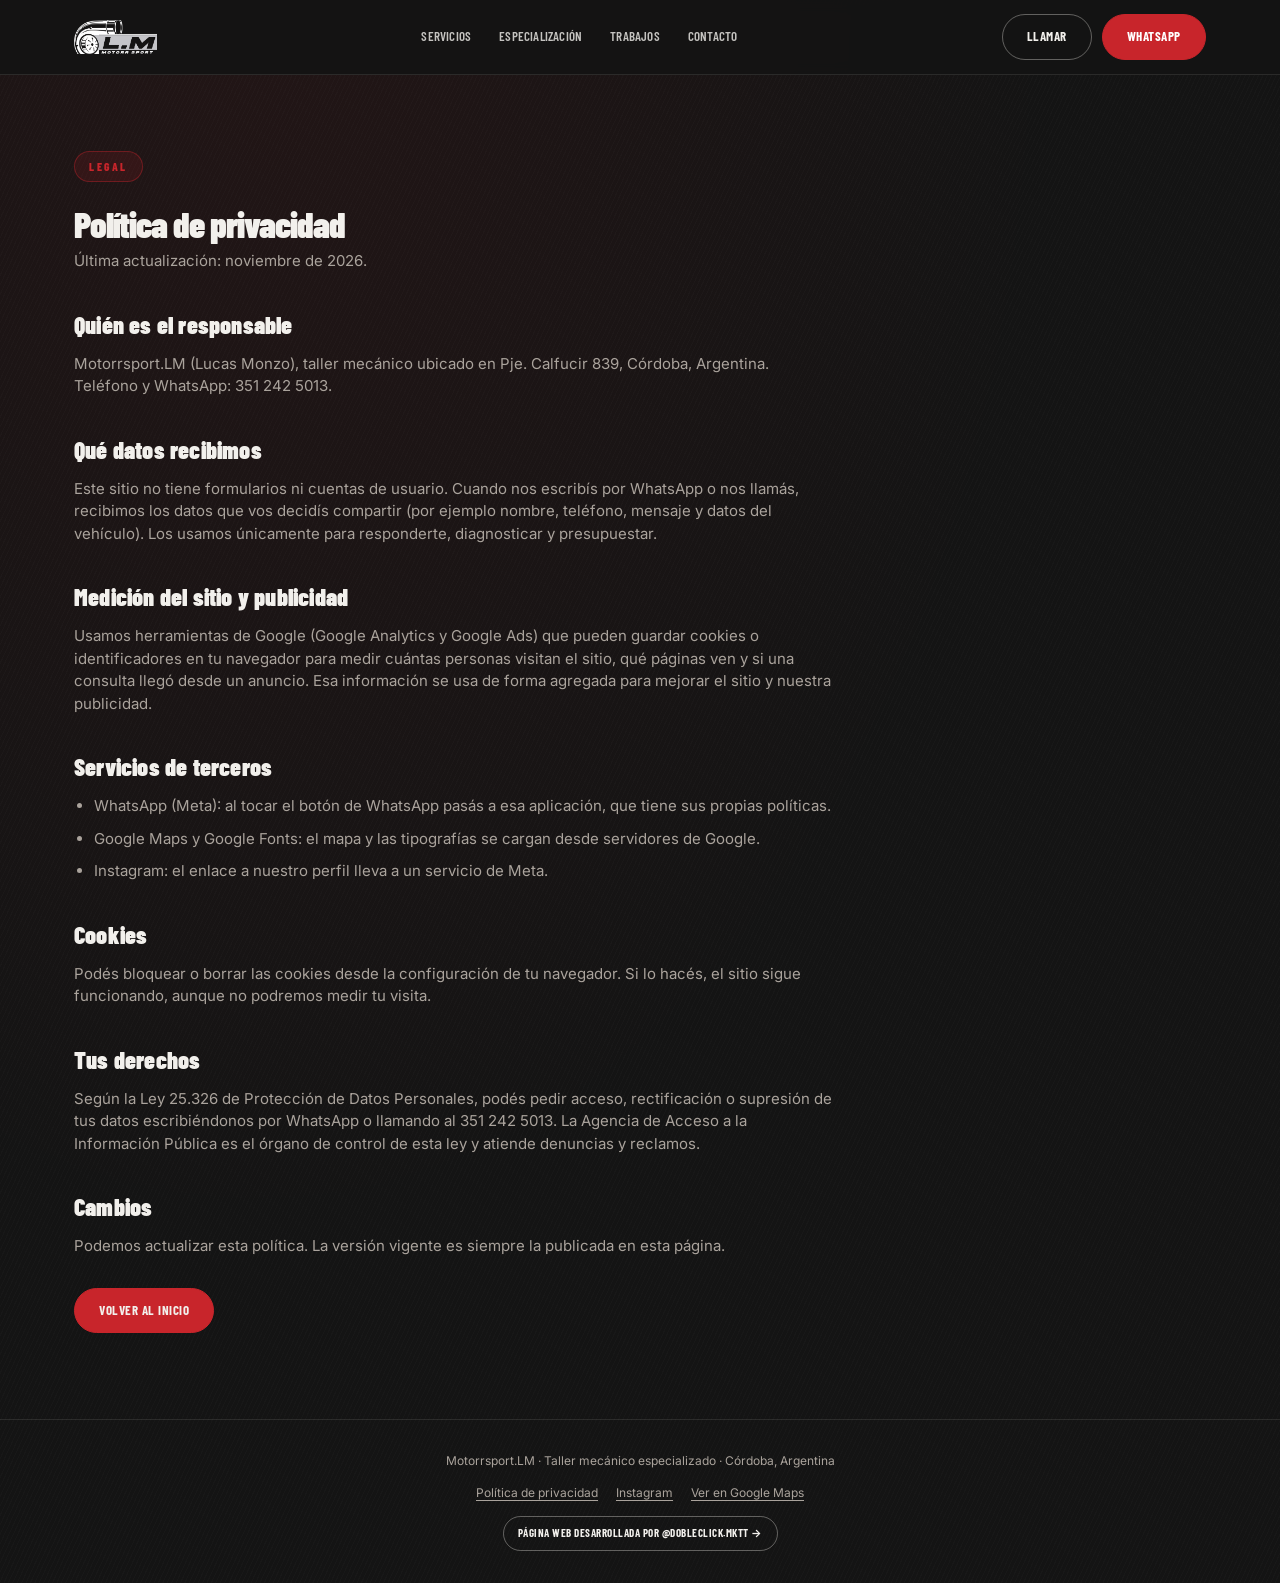
<file: privacidad.html>
<!DOCTYPE html>
<html lang="es">
<head>
<meta charset="UTF-8"/>
<meta name="viewport" content="width=device-width, initial-scale=1.0"/>
<title>Política de privacidad | Motorrsport.LM</title>
<meta name="description" content="Política de privacidad del sitio web de Motorrsport.LM."/>
<meta name="robots" content="noindex,follow"/>
<meta property="og:type" content="website"/>
<meta property="og:locale" content="es_AR"/>
<meta property="og:title" content="Política de privacidad | Motorrsport.LM"/>
<meta property="og:description" content="Política de privacidad del sitio web de Motorrsport.LM."/>
<link rel="icon" type="image/png" href="assets/favicon.png"/>
<link rel="apple-touch-icon" href="assets/apple-touch-icon.png"/>
<link rel="preconnect" href="https://fonts.googleapis.com">
<link rel="preconnect" href="https://fonts.gstatic.com" crossorigin>
<link href="https://fonts.googleapis.com/css2?family=Barlow+Condensed:wght@600;700;800;900&family=Inter:wght@400;500;600;700&display=swap" rel="stylesheet">
<link rel="stylesheet" href="assets/style.css"/>
</head>
<body class="metal-bg">
<header>
  <div class="wrap">
    <nav>
      <a class="logo-nav" href="index.html"><img src="assets/logo-blanco.png" alt="Motorrsport.LM"/></a>
      <div class="nav-links">
        <a href="index.html#servicios">Servicios</a>
        <a href="index.html#especializacion">Especialización</a>
        <a href="index.html#trabajos">Trabajos</a>
        <a href="index.html#contacto">Contacto</a>
      </div>
      <div class="nav-right">
        <a class="btn btn-outline" href="tel:+543512425013" aria-label="Llamar">Llamar</a>
        <a class="btn" href="https://wa.me/5493512425013?text=Hola%21%20Quiero%20consultar%20sobre%20mi%20auto" target="_blank" rel="noopener">WhatsApp</a>
      </div>
    </nav>
  </div>
</header>
<section class="sec"><div class="wrap"><div class="prose"><div class="eyebrow">Legal</div><h1 style="font-size:36px;margin-bottom:6px;">Política de privacidad</h1><p>Última actualización: noviembre de 2026.</p>
<h2>Quién es el responsable</h2><p>Motorrsport.LM (Lucas Monzo), taller mecánico ubicado en Pje. Calfucir 839, Córdoba, Argentina. Teléfono y WhatsApp: 351 242 5013.</p>
<h2>Qué datos recibimos</h2><p>Este sitio no tiene formularios ni cuentas de usuario. Cuando nos escribís por WhatsApp o nos llamás, recibimos los datos que vos decidís compartir (por ejemplo nombre, teléfono, mensaje y datos del vehículo). Los usamos únicamente para responderte, diagnosticar y presupuestar.</p>
<h2>Medición del sitio y publicidad</h2><p>Usamos herramientas de Google (Google Analytics y Google Ads) que pueden guardar cookies o identificadores en tu navegador para medir cuántas personas visitan el sitio, qué páginas ven y si una consulta llegó desde un anuncio. Esa información se usa de forma agregada para mejorar el sitio y nuestra publicidad.</p>
<h2>Servicios de terceros</h2><ul><li>WhatsApp (Meta): al tocar el botón de WhatsApp pasás a esa aplicación, que tiene sus propias políticas.</li><li>Google Maps y Google Fonts: el mapa y las tipografías se cargan desde servidores de Google.</li><li>Instagram: el enlace a nuestro perfil lleva a un servicio de Meta.</li></ul>
<h2>Cookies</h2><p>Podés bloquear o borrar las cookies desde la configuración de tu navegador. Si lo hacés, el sitio sigue funcionando, aunque no podremos medir tu visita.</p>
<h2>Tus derechos</h2><p>Según la Ley 25.326 de Protección de Datos Personales, podés pedir acceso, rectificación o supresión de tus datos escribiéndonos por WhatsApp o llamando al 351 242 5013. La Agencia de Acceso a la Información Pública es el órgano de control de esta ley y atiende denuncias y reclamos.</p>
<h2>Cambios</h2><p>Podemos actualizar esta política. La versión vigente es siempre la publicada en esta página.</p>
<p style="margin-top:30px;"><a class="btn" href="index.html">Volver al inicio</a></p></div></div></section>
<footer>
  <div class="wrap">
    Motorrsport.LM · Taller mecánico especializado · Córdoba, Argentina
    <div class="f-links">
      <a href="privacidad.html">Política de privacidad</a>
      <a href="https://instagram.com/motorrsport.lm" target="_blank" rel="noopener">Instagram</a>
      <a href="https://www.google.com/maps/place/Motorsport.LM/@-31.4111446,-64.2608316,733m/data=!4m6!3m5!1s0x94329f00482b2531:0xad314363f4a283ab!8m2!3d-31.4111446!4d-64.2608316!16s%2Fg%2F11xvp2z66q" target="_blank" rel="noopener">Ver en Google Maps</a>
    </div>
    <div style="margin-top:14px;">
      <a class="btn btn-outline" style="font-size:11px;padding:8px 14px;" href="https://instagram.com/dobleclick.mktt" target="_blank" rel="noopener">Página web desarrollada por @dobleclick.mktt →</a>
    </div>
  </div>
</footer>
<div class="mbar">
  <a class="btn btn-ghost" href="tel:+543512425013">Llamar</a>
  <a class="btn" href="https://wa.me/5493512425013?text=Hola%21%20Quiero%20consultar%20sobre%20mi%20auto" target="_blank" rel="noopener">WhatsApp</a>
</div>
<script src="assets/site.js"></script>
</body>
</html>
</file>
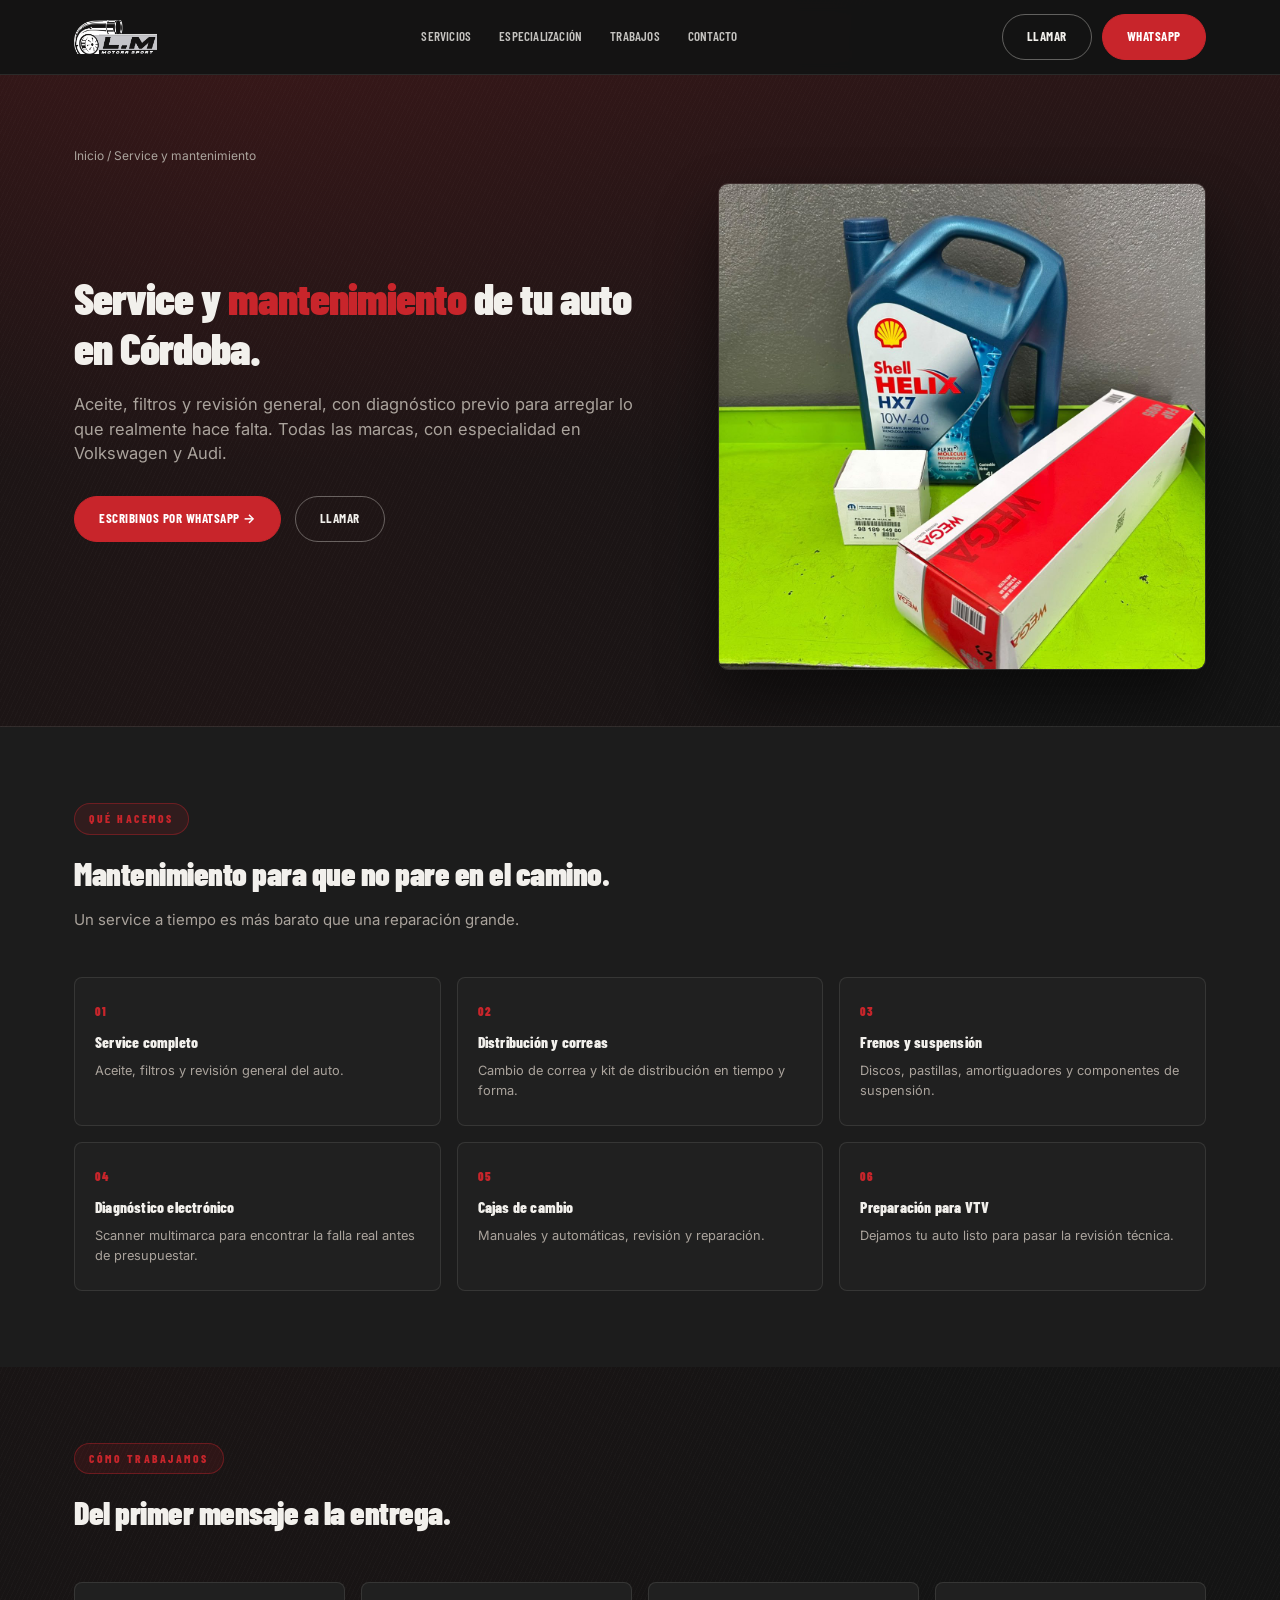
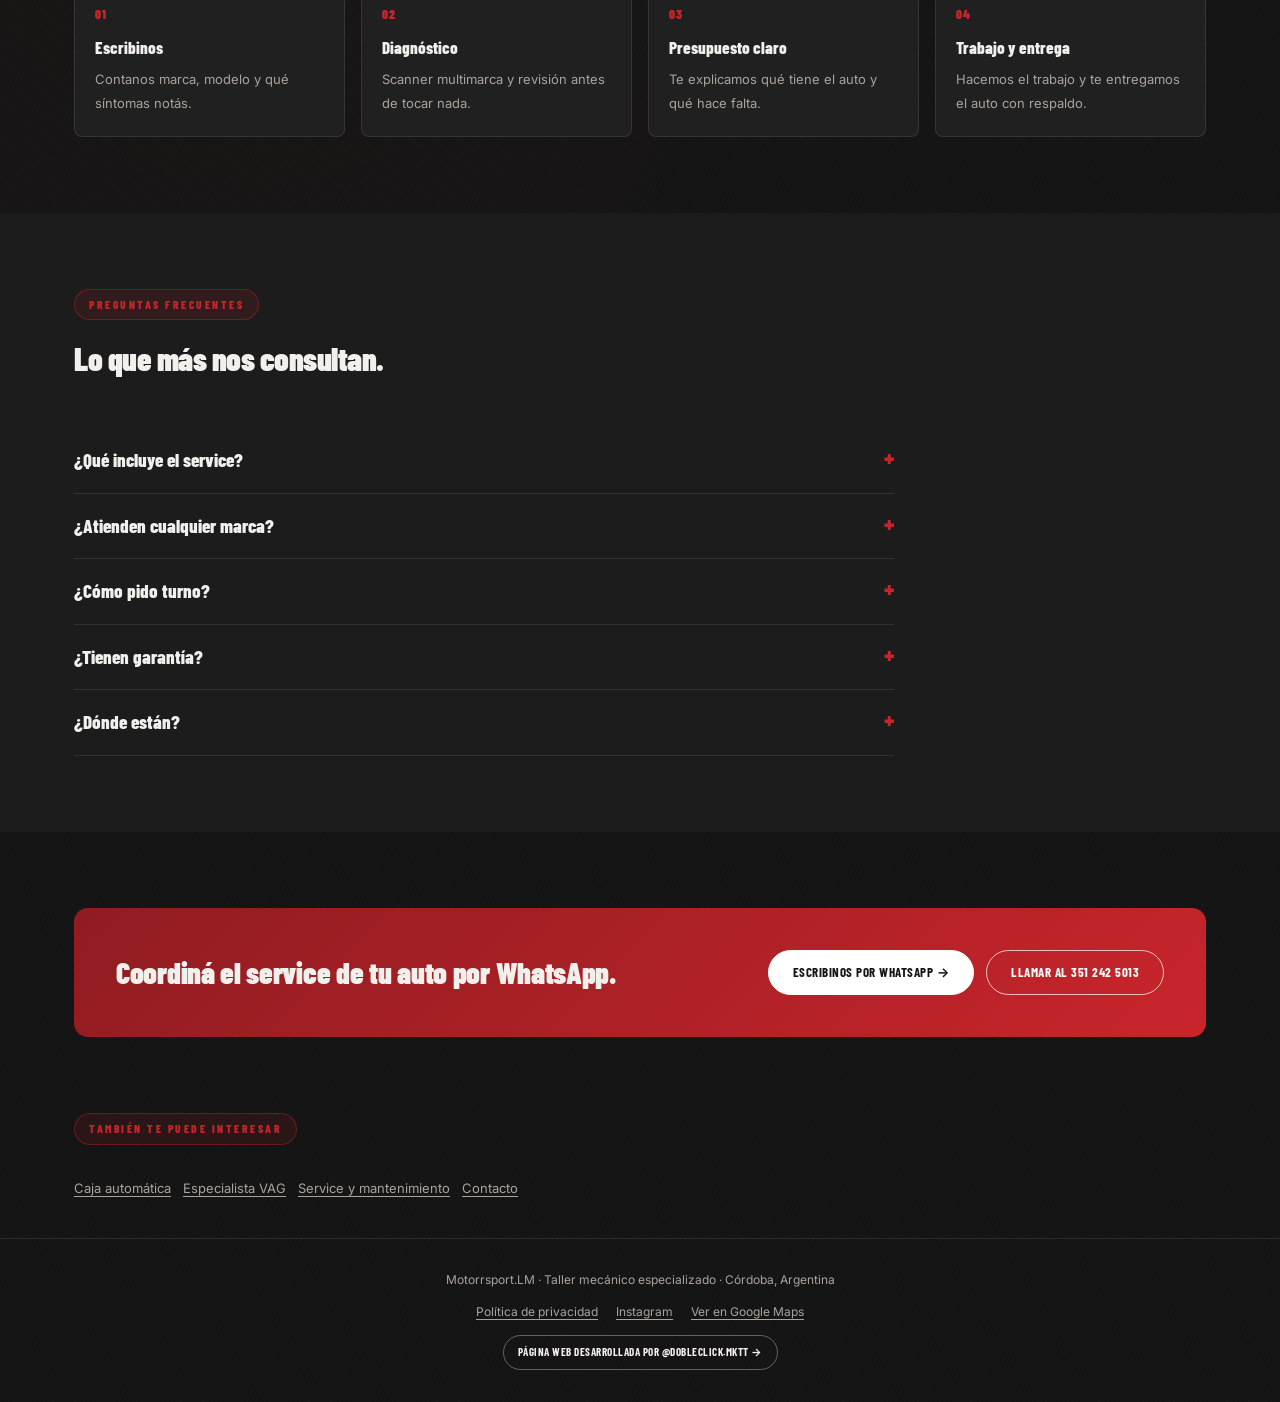
<file: service-y-mantenimiento.html>
<!DOCTYPE html>
<html lang="es">
<head>
<meta charset="UTF-8"/>
<meta name="viewport" content="width=device-width, initial-scale=1.0"/>
<title>Service y mantenimiento de autos en Córdoba | Motorrsport.LM</title>
<meta name="description" content="Service completo y mantenimiento preventivo en Córdoba: aceite, filtros, frenos, distribución y revisión general. Diagnóstico con scanner. Todas las marcas."/>
<meta property="og:type" content="website"/>
<meta property="og:locale" content="es_AR"/>
<meta property="og:title" content="Service y mantenimiento de autos en Córdoba | Motorrsport.LM"/>
<meta property="og:description" content="Service completo y mantenimiento preventivo en Córdoba: aceite, filtros, frenos, distribución y revisión general. Diagnóstico con scanner. Todas las marcas."/>
<link rel="icon" type="image/png" href="assets/favicon.png"/>
<link rel="apple-touch-icon" href="assets/apple-touch-icon.png"/>
<link rel="preconnect" href="https://fonts.googleapis.com">
<link rel="preconnect" href="https://fonts.gstatic.com" crossorigin>
<link href="https://fonts.googleapis.com/css2?family=Barlow+Condensed:wght@600;700;800;900&family=Inter:wght@400;500;600;700&display=swap" rel="stylesheet">
<link rel="stylesheet" href="assets/style.css"/>
</head>
<body class="metal-bg">
<header>
  <div class="wrap">
    <nav>
      <a class="logo-nav" href="index.html"><img src="assets/logo-blanco.png" alt="Motorrsport.LM"/></a>
      <div class="nav-links">
        <a href="index.html#servicios">Servicios</a>
        <a href="index.html#especializacion">Especialización</a>
        <a href="index.html#trabajos">Trabajos</a>
        <a href="index.html#contacto">Contacto</a>
      </div>
      <div class="nav-right">
        <a class="btn btn-outline" href="tel:+543512425013" aria-label="Llamar">Llamar</a>
        <a class="btn" href="https://wa.me/5493512425013?text=Hola%21%20Quiero%20consultar%20sobre%20mi%20auto" target="_blank" rel="noopener">WhatsApp</a>
      </div>
    </nav>
  </div>
</header>
<section class="lp-hero"><div class="wrap">
<div class="crumbs"><a href="index.html">Inicio</a> / Service y mantenimiento</div>
<div class="hero-grid">
  <div>
    <h1>Service y <span>mantenimiento</span> de tu auto en Córdoba.</h1>
    <p class="lp-lead">Aceite, filtros y revisión general, con diagnóstico previo para arreglar lo que realmente hace falta. Todas las marcas, con especialidad en Volkswagen y Audi.</p>
    <div class="hero-cta"><a class="btn" href="https://wa.me/5493512425013?text=Hola%21%20Quiero%20consultar%20por%20un%20service%20para%20mi%20auto" target="_blank" rel="noopener">Escribinos por WhatsApp →</a><a class="btn btn-outline" href="tel:+543512425013">Llamar</a></div>
  </div>
  <div class="hero-photo"><img src="assets/gallery/peugeot-208-aceite.jpg" alt="Service de aceite en Motorrsport.LM"/></div>
</div></div></section>
<section class="sec alt"><div class="wrap"><div class="sec-head"><div class="eyebrow">Qué hacemos</div><h2>Mantenimiento para que no pare en el camino.</h2><p>Un service a tiempo es más barato que una reparación grande.</p></div><div class="servicios-grid" style="grid-template-columns:repeat(3,1fr);"><div class="svc-card"><div class="svc-num">01</div><div class="svc-title">Service completo</div><div class="svc-desc">Aceite, filtros y revisión general del auto.</div></div><div class="svc-card"><div class="svc-num">02</div><div class="svc-title">Distribución y correas</div><div class="svc-desc">Cambio de correa y kit de distribución en tiempo y forma.</div></div><div class="svc-card"><div class="svc-num">03</div><div class="svc-title">Frenos y suspensión</div><div class="svc-desc">Discos, pastillas, amortiguadores y componentes de suspensión.</div></div><div class="svc-card"><div class="svc-num">04</div><div class="svc-title">Diagnóstico electrónico</div><div class="svc-desc">Scanner multimarca para encontrar la falla real antes de presupuestar.</div></div><div class="svc-card"><div class="svc-num">05</div><div class="svc-title">Cajas de cambio</div><div class="svc-desc">Manuales y automáticas, revisión y reparación.</div></div><div class="svc-card"><div class="svc-num">06</div><div class="svc-title">Preparación para VTV</div><div class="svc-desc">Dejamos tu auto listo para pasar la revisión técnica.</div></div></div><style>@media (max-width:900px){.servicios-grid[style]{grid-template-columns:1fr 1fr!important;}}@media (max-width:520px){.servicios-grid[style]{grid-template-columns:1fr!important;}}</style></div></section>
<section class="sec"><div class="wrap"><div class="sec-head"><div class="eyebrow">Cómo trabajamos</div><h2>Del primer mensaje a la entrega.</h2></div><div class="steps"><div class="step"><b>Escribinos</b><span>Contanos marca, modelo y qué síntomas notás.</span></div><div class="step"><b>Diagnóstico</b><span>Scanner multimarca y revisión antes de tocar nada.</span></div><div class="step"><b>Presupuesto claro</b><span>Te explicamos qué tiene el auto y qué hace falta.</span></div><div class="step"><b>Trabajo y entrega</b><span>Hacemos el trabajo y te entregamos el auto con respaldo.</span></div></div></div></section>
<section class="sec alt"><div class="wrap"><div class="sec-head"><div class="eyebrow">Preguntas frecuentes</div><h2>Lo que más nos consultan.</h2></div><div class="faq"><details><summary>¿Qué incluye el service?</summary><p>Cambio de aceite y filtros y una revisión general del auto. Si vemos algo más para atender, te avisamos y te explicamos.</p></details><details><summary>¿Atienden cualquier marca?</summary><p>Sí. Somos especialistas en Volkswagen y Audi, pero también atendemos otras marcas.</p></details><details><summary>¿Cómo pido turno?</summary><p>Escribinos por WhatsApp o llamá al 351 242 5013 con marca, modelo y qué necesitás, y coordinamos.</p></details><details><summary>¿Tienen garantía?</summary><p>Sí, damos respaldo sobre cada trabajo realizado.</p></details><details><summary>¿Dónde están?</summary><p>En Pje. Calfucir 839, Córdoba. Atendemos de lunes a viernes, de 9 a 20 hs.</p></details></div></div></section>
<section class="sec"><div class="wrap"><div class="cta-band"><h2>Coordiná el service de tu auto por WhatsApp.</h2><div class="cta-btns"><a class="btn" href="https://wa.me/5493512425013?text=Hola%21%20Quiero%20consultar%20por%20un%20service%20para%20mi%20auto" target="_blank" rel="noopener">Escribinos por WhatsApp →</a><a class="btn btn-ghost" href="tel:+543512425013">Llamar al 351 242 5013</a></div></div></div></section>
<div class="wrap" style="padding-bottom:40px;"><div class="eyebrow">También te puede interesar</div><div class="link-row"><a href="caja-automatica.html">Caja automática</a><a href="especialista-vag.html">Especialista VAG</a><a href="service-y-mantenimiento.html">Service y mantenimiento</a><a href="index.html#contacto">Contacto</a></div></div>
<footer>
  <div class="wrap">
    Motorrsport.LM · Taller mecánico especializado · Córdoba, Argentina
    <div class="f-links">
      <a href="privacidad.html">Política de privacidad</a>
      <a href="https://instagram.com/motorrsport.lm" target="_blank" rel="noopener">Instagram</a>
      <a href="https://www.google.com/maps/place/Motorsport.LM/@-31.4111446,-64.2608316,733m/data=!4m6!3m5!1s0x94329f00482b2531:0xad314363f4a283ab!8m2!3d-31.4111446!4d-64.2608316!16s%2Fg%2F11xvp2z66q" target="_blank" rel="noopener">Ver en Google Maps</a>
    </div>
    <div style="margin-top:14px;">
      <a class="btn btn-outline" style="font-size:11px;padding:8px 14px;" href="https://instagram.com/dobleclick.mktt" target="_blank" rel="noopener">Página web desarrollada por @dobleclick.mktt →</a>
    </div>
  </div>
</footer>
<div class="mbar">
  <a class="btn btn-ghost" href="tel:+543512425013">Llamar</a>
  <a class="btn" href="https://wa.me/5493512425013?text=Hola%21%20Quiero%20consultar%20por%20un%20service%20para%20mi%20auto" target="_blank" rel="noopener">WhatsApp</a>
</div>
<script src="assets/site.js"></script>
</body>
</html>
</file>
<file: assets/style.css>
:root{
  --bg:#141414;
  --bg2:#1c1c1c;
  --panel:#202020;
  --red:#C8252B;
  --red2:#8f1c21;
  --ink:#F2F0EC;
  --muted:#aaa39c;
  --line:rgba(242,240,236,.1);
}
*{margin:0;padding:0;box-sizing:border-box;}
html{scroll-behavior:smooth;}
html,body{overflow-x:hidden; max-width:100%;}
body{
  background:var(--bg);
  color:var(--ink);
  font-family:'Inter',-apple-system,BlinkMacSystemFont,Arial,sans-serif;
  line-height:1.5;
}
h1,h2,h3,
.nav-links a,
.eyebrow,
.btn,
.svc-title,
.svc-num,
.vag-box h3,
.vag-stat b,
.sec-head h2,
.hero-facts .f b,
.trust-card b,
.c-v,
.tag{
  font-family:'Barlow Condensed','Inter',sans-serif;
  letter-spacing:.2px;
}
img{max-width:100%;display:block;}
a{color:inherit;}
.wrap{max-width:1180px;margin:0 auto;padding:0 24px;}

/* textura metálica sutil de fondo */
.metal-bg{
  background-image:
    repeating-linear-gradient(115deg, rgba(255,255,255,.015) 0px, rgba(255,255,255,.015) 1px, transparent 1px, transparent 4px),
    radial-gradient(ellipse at 20% 0%, rgba(200,37,43,.08), transparent 55%);
}

/* NAV */
header{
  position:sticky; top:0; z-index:50;
  background:rgba(20,20,20,.92);
  backdrop-filter:blur(6px);
  border-bottom:1px solid var(--line);
}
nav{display:flex;align-items:center;justify-content:space-between;padding:14px 0;}
.logo-nav img{height:34px;width:auto;}
.nav-links{display:flex;gap:28px;font-size:13px;letter-spacing:.5px;text-transform:uppercase;font-weight:600;}
.nav-links a{opacity:.8;text-decoration:none;transition:opacity .2s;}
.nav-links a:hover{opacity:1;color:var(--red);}
.btn{
  display:inline-flex;align-items:center;gap:8px;
  background:var(--red); color:#fff; font-weight:700; font-size:13px;
  letter-spacing:.5px; text-transform:uppercase;
  padding:12px 24px; border-radius:100px; text-decoration:none;
  border:1px solid var(--red);
  transition:background .2s, transform .15s;
}
.btn:active{transform:scale(.97);}
.btn:hover{background:var(--red2);}
.btn-outline{background:transparent;border:1px solid rgba(242,240,236,.35);color:var(--ink);}
.btn-outline:hover{border-color:var(--red);color:var(--red);background:transparent;}
@media (max-width:760px){ .nav-links{display:none;} }
@media (max-width:480px){
  .wrap{padding:0 16px;}
  nav{padding:10px 0;}
  .logo-nav img{height:26px;}
  .btn{padding:10px 14px; font-size:11.5px;}
}

/* HERO */
.hero{
  position:relative;
  padding:88px 0 70px;
  border-bottom:1px solid var(--line);
  overflow:hidden;
}
.hero::before{
  content:'';position:absolute;inset:0;
  background:linear-gradient(180deg, rgba(200,37,43,.12), transparent 60%);
  pointer-events:none;
}
.hero-grid{display:grid;grid-template-columns:1.1fr .9fr;gap:48px;align-items:center;position:relative;z-index:2;}
.hero-grid > *, .vag-box > *, .contact-grid > *{min-width:0;}
@media (max-width:860px){ .hero-grid{grid-template-columns:1fr;} }
.eyebrow{
  display:inline-block; font-size:11.5px; font-weight:800; letter-spacing:2.5px;
  text-transform:uppercase; color:var(--red); background:rgba(200,37,43,.12);
  border:1px solid rgba(200,37,43,.4); padding:6px 14px; border-radius:100px; margin-bottom:22px;
}
h1{font-size:clamp(30px,6vw,44px); line-height:1.12; font-weight:900; letter-spacing:-1px; margin-bottom:20px;}
h1 span{color:var(--red);}
.hero-desc{font-size:16px; color:var(--muted); max-width:480px; margin-bottom:32px;}
.hero-cta{display:flex; gap:14px; flex-wrap:wrap; margin-bottom:38px;}
.hero-facts{display:flex; gap:32px; flex-wrap:wrap; row-gap:18px; border-top:1px solid var(--line); padding-top:24px;}
.hero-facts .f b{display:block; font-size:22px; font-weight:900;}
.hero-facts .f span{font-size:12px; color:var(--muted);}
.hero-photo{
  border-radius:10px; overflow:hidden; border:1px solid var(--line);
  box-shadow:0 30px 60px rgba(0,0,0,.45);
}

/* MARCAS MARQUEE */
.brands-strip{
  background:var(--bg2); border-top:1px solid var(--line); border-bottom:1px solid var(--line);
  padding:22px 0; overflow:hidden; position:relative;
}
.brands-strip::before, .brands-strip::after{
  content:''; position:absolute; top:0; bottom:0; width:90px; z-index:2; pointer-events:none;
}
.brands-strip::before{ left:0; background:linear-gradient(90deg, var(--bg2), transparent); }
.brands-strip::after{ right:0; background:linear-gradient(-90deg, var(--bg2), transparent); }
.brands-label{
  text-align:center; font-size:11px; letter-spacing:2px; text-transform:uppercase;
  color:var(--muted); margin-bottom:16px; font-weight:700;
}
.brands-track{display:flex; width:max-content; animation:brandsScroll 28s linear infinite;}
.brands-track:hover{animation-play-state:paused;}
.brand-item{
  display:flex; align-items:center; gap:14px;
  white-space:nowrap; padding:0 40px;
}
.brand-item img{height:30px; width:auto; filter:brightness(0) invert(1); opacity:.6; transition:opacity .2s;}
.brand-item:hover img{opacity:1;}
.brand-item .dot{color:var(--red); font-size:10px;}
@keyframes brandsScroll{ from{transform:translateX(0);} to{transform:translateX(-50%);} }

/* SECTION HEAD */
.sec{padding:76px 0;}
.sec-head{max-width:620px; margin-bottom:46px;}
.sec-head .eyebrow{margin-bottom:14px;}
.sec-head h2{font-size:32px; font-weight:900; letter-spacing:-.5px; margin-bottom:12px;}
.sec-head p{color:var(--muted); font-size:15px;}
.alt{background:var(--bg2);}

/* SERVICIOS */
.servicios-grid{display:grid; grid-template-columns:repeat(4,1fr); gap:16px;}
@media (max-width:900px){ .servicios-grid{grid-template-columns:repeat(2,1fr);} }
@media (max-width:520px){ .servicios-grid{grid-template-columns:1fr;} }
.svc-card{
  background:var(--panel); border:1px solid var(--line); border-radius:8px;
  padding:24px 20px; transition:border-color .2s, transform .2s;
}
.svc-card:hover{border-color:var(--red); transform:translateY(-3px);}
.svc-num{font-size:12px; font-weight:900; color:var(--red); margin-bottom:10px; letter-spacing:1px;}
.svc-title{font-size:15.5px; font-weight:800; margin-bottom:8px;}
.svc-desc{font-size:12.8px; color:var(--muted); line-height:1.55;}

/* ESPECIALIZACION */
.vag-box{
  display:grid; grid-template-columns:1fr 1fr; gap:48px; align-items:center;
  background:linear-gradient(135deg, var(--panel), var(--bg2));
  border:1px solid var(--line); border-radius:14px; padding:46px;
}
@media (max-width:860px){ .vag-box{grid-template-columns:1fr; padding:30px;} }
.vag-box h3{font-size:26px; font-weight:900; margin-bottom:16px;}
.vag-box p{color:var(--muted); font-size:14.5px; margin-bottom:14px;}
.tag-row{display:flex; gap:10px; flex-wrap:wrap; margin-top:20px;}
.tag{
  font-size:11.5px; font-weight:700; letter-spacing:.5px; text-transform:uppercase;
  border:1px solid rgba(242,240,236,.25); padding:7px 14px; border-radius:100px; color:var(--muted);
}
.vag-stats{display:flex; flex-direction:column; gap:18px;}
.vag-stat{display:flex; align-items:baseline; gap:14px; border-bottom:1px solid var(--line); padding-bottom:16px;}
.vag-stat b{font-size:30px; font-weight:900; color:var(--red); min-width:70px;}
.vag-stat span{font-size:13px; color:var(--muted);}

/* GALERIA */
.gallery-grid{
  display:grid; grid-template-columns:repeat(4,1fr); grid-auto-rows:170px; gap:12px;
}
.gallery-grid img{width:100%; height:100%; object-fit:cover; border-radius:6px; filter:grayscale(.1) contrast(1.05);}
.gallery-grid .big{grid-column:span 2; grid-row:span 2;}
@media (max-width:900px){ .gallery-grid{grid-template-columns:repeat(2,1fr); grid-auto-rows:150px;} .gallery-grid .big{grid-column:span 2; grid-row:span 1;} }

/* CONFIANZA */
.trust-grid{display:grid; grid-template-columns:repeat(4,1fr); gap:20px;}
@media (max-width:900px){ .trust-grid{grid-template-columns:repeat(2,1fr);} }
.trust-card{text-align:center; padding:12px;}
.trust-ico{font-size:28px; margin-bottom:14px;}
.trust-card b{display:block; font-size:14.5px; margin-bottom:8px;}
.trust-card span{font-size:12.5px; color:var(--muted);}

/* CONTACTO */
.contact-grid{display:grid; grid-template-columns:1fr 1fr; gap:48px;}
@media (max-width:860px){ .contact-grid{grid-template-columns:1fr;} }
.contact-card{background:var(--panel); border:1px solid var(--line); border-radius:12px; padding:36px;}
.c-row{display:flex; gap:16px; padding:16px 0; border-bottom:1px solid var(--line);}
.c-row:last-child{border-bottom:none;}
.c-ico{font-size:18px; width:28px;}
.c-t{font-size:11px; letter-spacing:1.5px; text-transform:uppercase; color:var(--muted); margin-bottom:3px;}
.c-v{font-size:15px; font-weight:700;}
.map-frame{border-radius:12px; overflow:hidden; border:1px solid var(--line); min-height:320px;}
.map-frame iframe{width:100%; height:100%; min-height:320px; border:0; filter:invert(.92) hue-rotate(180deg) contrast(.9);}

footer{border-top:1px solid var(--line); padding:32px 0; text-align:center; font-size:12px; color:var(--muted);}
.fade-in{opacity:0; transform:translateY(16px); transition:opacity .6s ease, transform .6s ease;}
.fade-in.show{opacity:1; transform:none;}

/* ---- v2: ads-ready additions ---- */
a.svc-card{display:block;text-decoration:none;color:inherit;}
a.svc-card .svc-more{display:inline-block;margin-top:12px;font-size:11.5px;font-weight:800;letter-spacing:1px;text-transform:uppercase;color:var(--red);font-family:'Barlow Condensed','Inter',sans-serif;}
.btn-ghost{background:transparent;border:1px solid rgba(242,240,236,.35);color:var(--ink);}
.btn-ghost:hover{border-color:var(--red);color:var(--red);background:transparent;}
.nav-right{display:flex;gap:10px;align-items:center;}
.c-v a{color:inherit;text-decoration:none;}
.c-v a:hover{color:var(--red);}
.link-row{display:flex;gap:12px;flex-wrap:wrap;margin-top:12px;}
.link-row a{font-size:13px;color:var(--muted);text-decoration:underline;text-underline-offset:3px;}
.link-row a:hover{color:var(--red);}
footer .f-links{margin-top:14px;display:flex;gap:18px;justify-content:center;flex-wrap:wrap;}
footer .f-links a{color:var(--muted);text-decoration:underline;text-underline-offset:3px;font-size:12px;}
footer .f-links a:hover{color:var(--red);}

/* barra fija en celular */
.mbar{display:none;}
@media (max-width:760px){
  .mbar{display:grid;grid-template-columns:1fr 1.4fr;gap:8px;position:fixed;left:0;right:0;bottom:0;z-index:60;padding:10px 12px calc(10px + env(safe-area-inset-bottom));background:rgba(20,20,20,.96);backdrop-filter:blur(8px);border-top:1px solid var(--line);}
  .mbar .btn{justify-content:center;padding:13px 10px;font-size:13px;}
  body{padding-bottom:76px;}
}

/* landing por servicio */
.lp-hero{position:relative;padding:72px 0 56px;border-bottom:1px solid var(--line);overflow:hidden;}
.lp-hero::before{content:'';position:absolute;inset:0;background:linear-gradient(180deg,rgba(200,37,43,.12),transparent 60%);pointer-events:none;}
.crumbs{font-size:12px;color:var(--muted);margin-bottom:18px;position:relative;z-index:2;}
.crumbs a{color:var(--muted);text-decoration:none;}.crumbs a:hover{color:var(--red);}
.lp-lead{font-size:16.5px;color:var(--muted);max-width:560px;margin-bottom:30px;}
.check-list{list-style:none;display:grid;gap:12px;margin-top:6px;}
.check-list li{position:relative;padding-left:30px;color:var(--ink);font-size:15px;}
.check-list li::before{content:'';position:absolute;left:0;top:7px;width:14px;height:8px;border-left:3px solid var(--red);border-bottom:3px solid var(--red);transform:rotate(-45deg);}
.steps{display:grid;grid-template-columns:repeat(4,1fr);gap:16px;counter-reset:st;}
@media (max-width:900px){.steps{grid-template-columns:repeat(2,1fr);}}
@media (max-width:520px){.steps{grid-template-columns:1fr;}}
.step{background:var(--panel);border:1px solid var(--line);border-radius:8px;padding:22px 20px;counter-increment:st;}
.step::before{content:'0' counter(st);display:block;font-family:'Barlow Condensed',sans-serif;font-weight:900;font-size:13px;letter-spacing:1px;color:var(--red);margin-bottom:10px;}
.step b{display:block;font-family:'Barlow Condensed',sans-serif;font-size:17px;font-weight:800;margin-bottom:6px;}
.step span{font-size:13px;color:var(--muted);}
.faq{max-width:820px;}
.faq details{border-bottom:1px solid var(--line);padding:18px 0;}
.faq summary{cursor:pointer;font-family:'Barlow Condensed',sans-serif;font-weight:800;font-size:19px;list-style:none;display:flex;justify-content:space-between;gap:16px;}
.faq summary::after{content:'+';color:var(--red);font-size:24px;line-height:1;}
.faq details[open] summary::after{content:'\2212';}
.faq summary::-webkit-details-marker{display:none;}
.faq p{color:var(--muted);font-size:14.5px;margin-top:12px;max-width:700px;}
.cta-band{background:linear-gradient(135deg,var(--red2),var(--red));border-radius:14px;padding:42px;display:flex;justify-content:space-between;align-items:center;gap:24px;flex-wrap:wrap;}
.cta-band h2{font-family:'Barlow Condensed',sans-serif;font-weight:900;font-size:30px;letter-spacing:-.3px;max-width:520px;line-height:1.1;}
.cta-band .btn{background:#fff;color:#141414;border-color:#fff;}
.cta-band .btn:hover{background:#f2f0ec;}
.cta-band .btn-ghost{background:transparent;color:#fff;border-color:rgba(255,255,255,.7);}
.cta-band .btn-ghost:hover{background:rgba(255,255,255,.12);color:#fff;border-color:#fff;}
.cta-btns{display:flex;gap:12px;flex-wrap:wrap;}
.two-col{display:grid;grid-template-columns:1.05fr .95fr;gap:48px;align-items:center;}
.two-col>*{min-width:0;}
@media (max-width:860px){.two-col{grid-template-columns:1fr;}}
.prose{max-width:760px;}
.prose h2{font-family:'Barlow Condensed',sans-serif;font-size:24px;font-weight:900;margin:34px 0 10px;}
.prose p,.prose li{color:var(--muted);font-size:15px;margin-bottom:10px;}
.prose ul{padding-left:20px;}
.prose a{color:var(--ink);}
</file>
